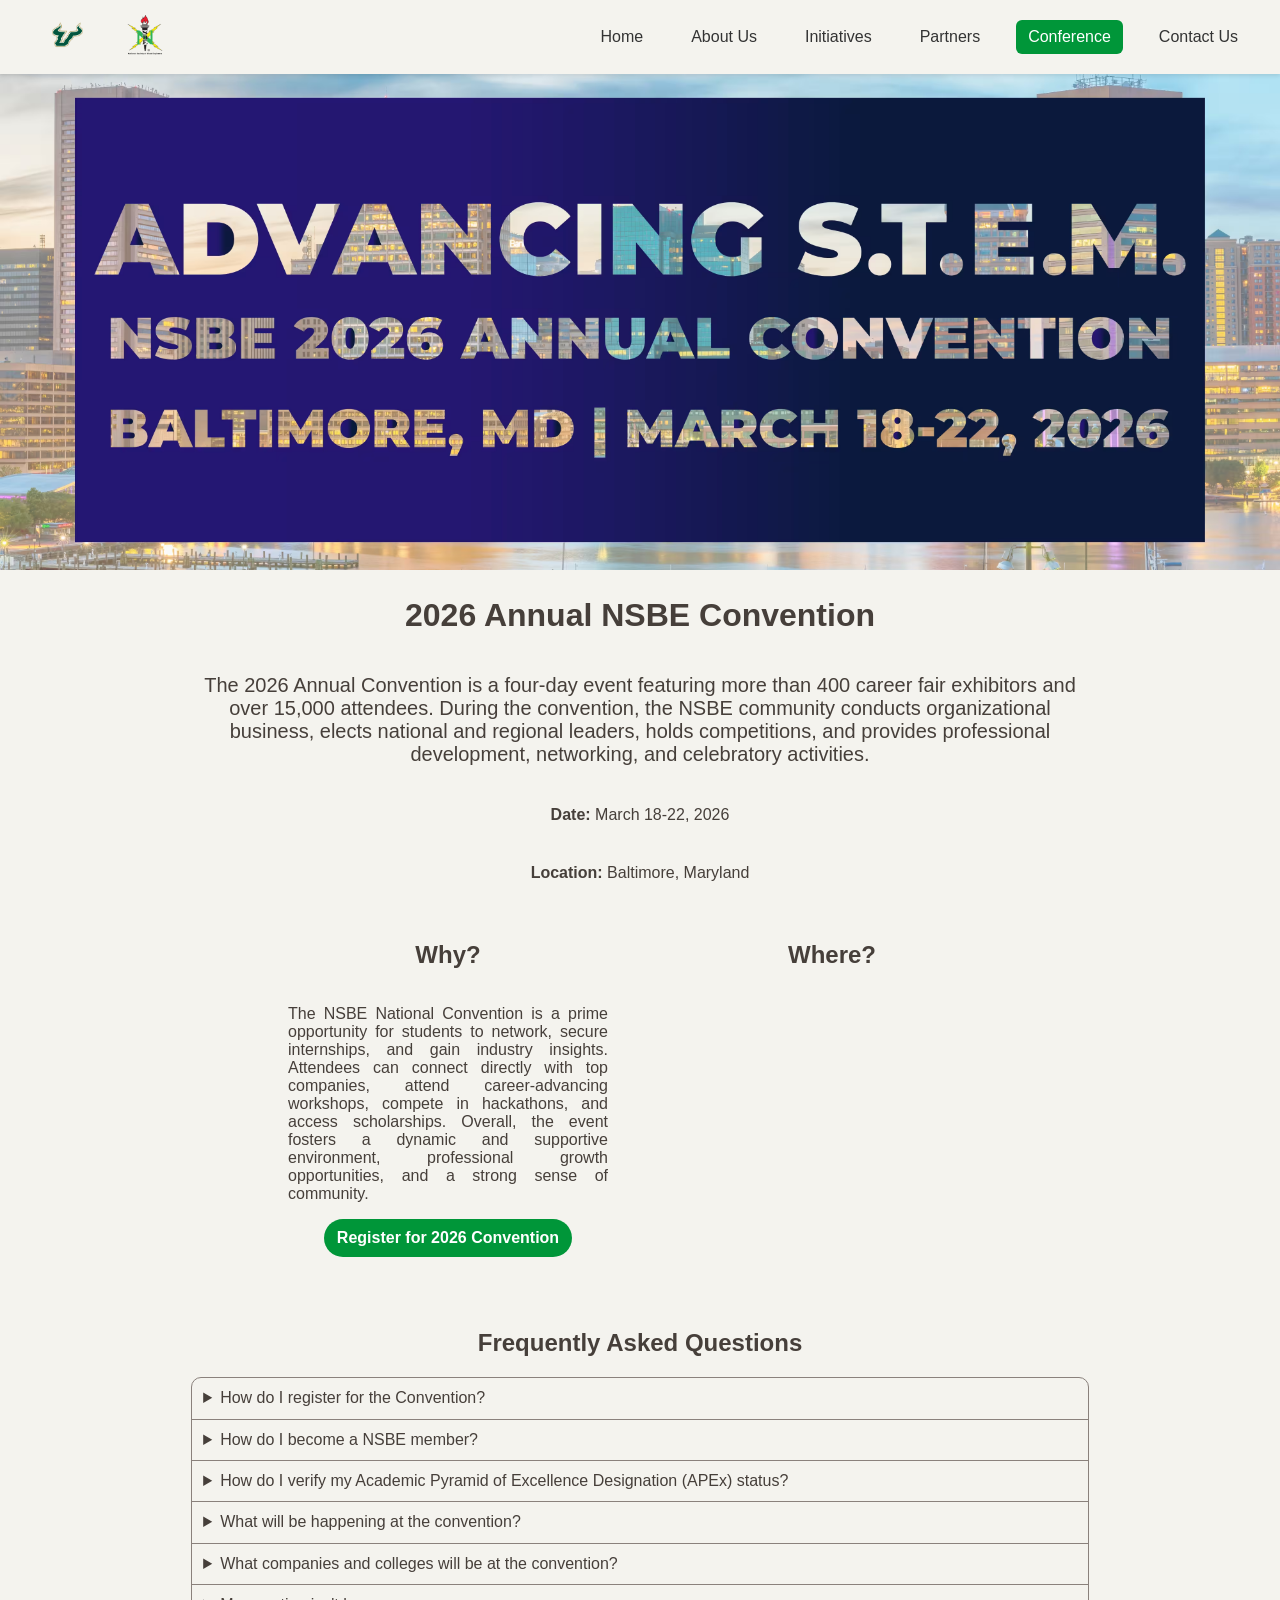
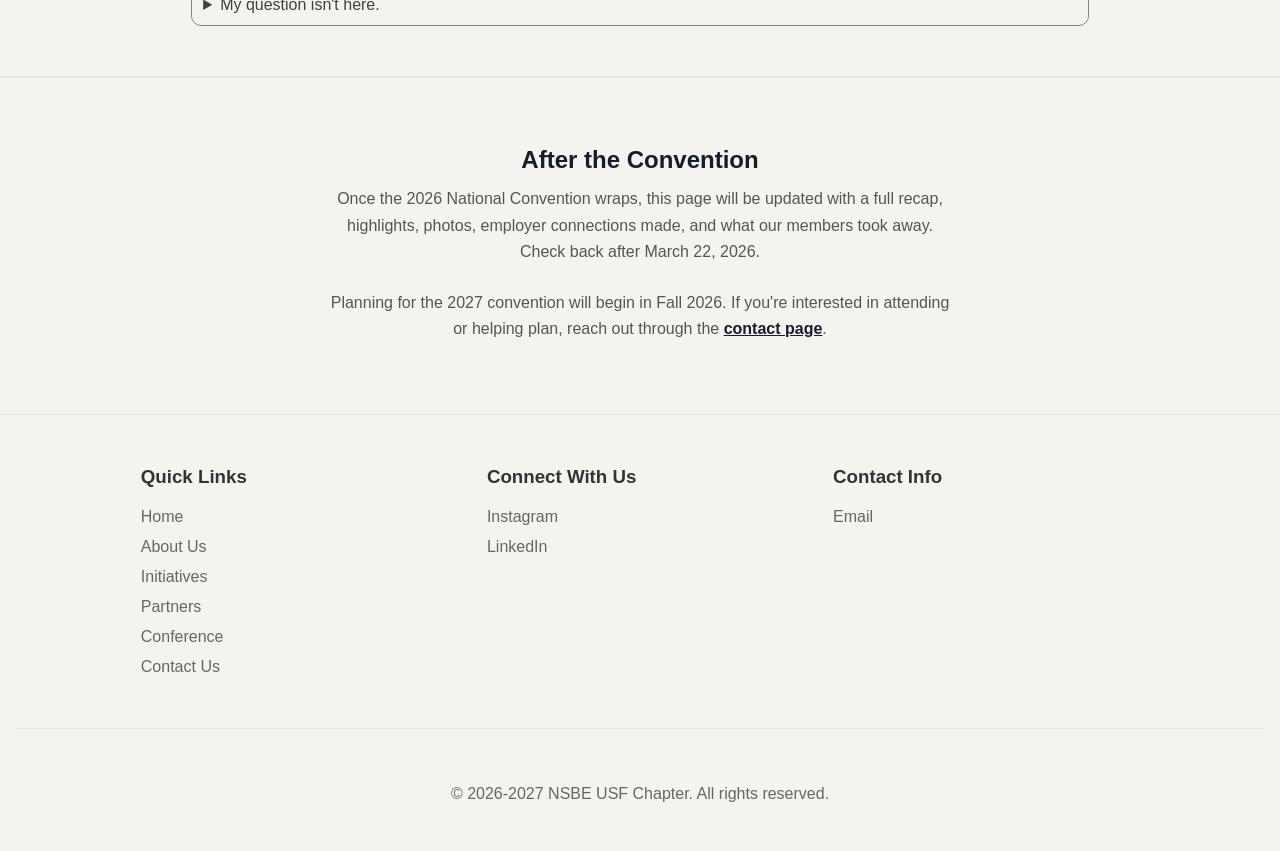
<file: conference/index.html>
<!DOCTYPE html>
<html lang="en">
<head>
    <meta charset="UTF-8">
    <meta name="viewport" content="width=device-width, initial-scale=1.0">
    <meta name="description" content="Join NSBE USF for the 2026 Annual Convention in Baltimore. Network, attend workshops, meet employers, and explore exciting opportunities.">
    <title>Conference | USF NSBE</title>
    <link rel="stylesheet" href="../css/style.css">
    <link rel="stylesheet" href="../css/animations.css">
    <link rel="icon" href="../images/nsbelogo.png">
    <link rel="canonical" href="https://www.usfnsbe.com/conference/">
</head>
<body>

    <header>
        <div class="logo">
            <a href="/"><img src="../images/usflogo.png" alt="USF Logo"></a>
        </div>
        <div class="logo">
            <a href="/"><img src="../images/nsbelogo.png" alt="NSBE Logo"></a>
        </div>
        <nav>
            <ul class="desktop-nav">
                <li><a href="/">Home</a></li>
                <li><a href="/about/">About Us</a></li>
                <li><a href="/initiatives/">Initiatives</a></li>
                <li><a href="/sponsors/">Partners</a></li>
                <li><a href="https://nsbe.org/events/" target="_blank" rel="noopener noreferrer" class="active">Conference</a></li>
                <li><a href="/contact/">Contact Us</a></li>
            </ul>

            <div class="mobile-menu-toggle" id="burgerToggle" role="button" aria-label="Toggle navigation menu" tabindex="0" aria-expanded="false">
                <div class="hamburger-lines">
                    <span class="line line-top"></span>
                    <span class="line line-middle"></span>
                    <span class="line line-bottom"></span>
                </div>
            </div>

            <div class="nav-menu" id="mobileMenu">
                <ul>
                    <li><a href="/">Home</a></li>
                    <li><a href="/about/">About Us</a></li>
                    <li><a href="/initiatives/">Initiatives</a></li>
                    <li><a href="/sponsors/">Partners</a></li>
                    <li><a href="https://nsbe.org/events/" target="_blank" rel="noopener noreferrer" class="active">Conference</a></li>
                    <li><a href="/contact/">Contact Us</a></li>
                </ul>
            </div>
        </nav>
    </header>

    <div class="conference-image-container">
        <picture>
            <source srcset="images/convention-banner.avif" type="image/avif">
            <source srcset="images/convention-banner.webp" type="image/webp">
            <img loading="lazy" src="images/convention-banner.jpg" alt="NSBE 2026 Annual Convention promotional banner in Baltimore">
        </picture>
    </div>

    <!-- Conference Overview -->
    <section class="conference">
        <div class="conference-content">
            <h1>2026 Annual NSBE Convention</h1>
            <p class="heading">The 2026 Annual Convention is a four-day event featuring more than 400 career fair exhibitors and over 15,000 attendees. During the convention, the NSBE community conducts organizational business, elects national and regional leaders, holds competitions, and provides professional development, networking, and celebratory activities.</p>
            <p><strong>Date:</strong> March 18-22, 2026</p>
            <p><strong>Location:</strong> Baltimore, Maryland</p>
        </div>
    </section>

    <!-- Conference Highlights Section -->
    <div class="conference-highlight">
        <div class="conference-highlight-inner-container">
            <h2>Why?</h2>
            <p class="conference-highlight-text">The NSBE National Convention is a prime opportunity for students to network, secure internships, and gain industry insights. Attendees can connect directly with top companies, attend career-advancing workshops, compete in hackathons, and access scholarships. Overall, the event fosters a dynamic and supportive environment, professional growth opportunities, and a strong sense of community.</p>
            <a href="https://member-nsbe-annual-2026.streampoint.com/" class="button" target="_blank" rel="noopener">Register for 2026 Convention</a>
        </div>
        <div class="conference-highlight-inner-container">
            <h2>Where?</h2>
            <iframe class="conference-map" src="https://www.google.com/maps/embed?pb=!1m18!1m12!1m3!1d3088.1044264212196!2d-76.61933152272132!3d39.28588224771928!2m3!1f0!2f0!3f0!3m2!1i1024!2i768!4f13.1!3m3!1m2!1s0x89c80360f5a421a9%3A0xd3299969b90b590d!2sThe%20Baltimore%20Convention%20Center!5e0!3m2!1sen!2sus!4v1752973295286!5m2!1sen!2sus" width="600" height="450" style="border:0;" allowfullscreen="" loading="lazy" referrerpolicy="no-referrer-when-downgrade"></iframe>
        </div>
    </div>

    <!-- FAQs -->
    <section class="faqs">
        <h2 class="faq-heading">Frequently Asked Questions</h2>
        <div class="faq-accordion">
            <div class="faq-accordion-item">
                <details>
                    <summary>How do I register for the Convention?</summary>
                    <p>You can register <a class="faq-link" href="https://member-nsbe-annual-2026.streampoint.com/" target="_blank">here</a>.<br>
                    Check out the registration <a class="faq-link" href="https://convention.nsbe.org/register-for-nsbe2026/#brxe-utceuz" target="_blank">rates</a>.</p>
                </details>
            </div>
            <div class="faq-accordion-item">
                <details>
                    <summary>How do I become a NSBE member?</summary>
                    <p>Fill out the <a class="faq-link" href="https://mynsbe.nsbe.org/s/new-user-registration" target="_blank">registration</a>, select your membership type then follow the prompts.</p>
                </details>
            </div>
            <div class="faq-accordion-item">
                <details>
                    <summary>How do I verify my Academic Pyramid of Excellence Designation (APEx) status?</summary>
                    <p>1. To be an APEx member you must have at least a 3.0 GPA.<br>
                    2. Before proceeding, please verify that you renewed/activated your NSBE <a class="faq-link" href="https://nsbe.org/collegiate/" target="_blank">membership</a> for the year.<br>
                    3. Self report your GPA on your NSBE profile and fill out the GPA collection <a class="faq-link" href="https://nsbe.org/storage/2024/08/GPA_Collection_Form-Collegiate_Members_Updated_24-25_FINAL_1_1.pdf" target="_blank">form</a>.<br>
                    4. Have the form signed by the Office of Registrar and email the form to <a class="faq-link" href="mailto:scholarships@nsbe.org">scholarships@nsbe.org</a>.<br>
                    ** Note: Your GPA must be verified each semester while your APEx status is verified every year. **</p>
                </details>
            </div>
            <div class="faq-accordion-item">
                <details>
                    <summary>What will be happening at the convention?</summary>
                    <p>See the <a class="faq-link" href="https://convention.nsbe.org/wp-content/uploads/2025/02/2025-Annual-Convention-Agenda-at-a-Glance-2.pdf" target="_blank">agenda</a> for the convention.</p>
                </details>
            </div>
            <div class="faq-accordion-item">
                <details>
                    <summary>What companies and colleges will be at the convention?</summary>
                    <p>See the career and college fair list <a class="faq-link" href="https://convention.nsbe.org/career-fair-list/" target="_blank">here</a>.</p>
                </details>
            </div>
            <div class="faq-accordion-item">
                <details>
                    <summary>My question isn't here.</summary>
                    <p>See more FAQs and additional information <a class="faq-link" href="https://convention.nsbe.org/registration-faqs/" target="_blank">here</a>.</p>
                </details>
            </div>
        </div>
    </section>

    <!-- Post-Convention Section -->
    <section class="conference-next" aria-label="What comes after the convention">
        <h2>After the Convention</h2>
        <p>Once the 2026 National Convention wraps, this page will be updated with a full recap, highlights, photos, employer connections made, and what our members took away. Check back after March 22, 2026.</p>
        <p>Planning for the 2027 convention will begin in Fall 2026. If you're interested in attending or helping plan, reach out through the <a href="/contact/" style="color:#1a1a2e; font-weight:600; text-decoration:underline;">contact page</a>.</p>
    </section>

    <!-- Footer -->
    <footer class="modern-footer">
        <div class="footer-container">
            <div class="footer-section">
                <h3>Quick Links</h3>
                <ul>
                    <li><a href="/">Home</a></li>
                    <li><a href="/about/">About Us</a></li>
                    <li><a href="/initiatives/">Initiatives</a></li>
                    <li><a href="/sponsors/">Partners</a></li>
                    <li><a href="https://nsbe.org/events/" target="_blank" rel="noopener noreferrer">Conference</a></li>
                    <li><a href="/contact/">Contact Us</a></li>
                </ul>
            </div>
            
            <div class="footer-section">
                <h3>Connect With Us</h3>
                <div class="social-links">
                    <a href="https://www.instagram.com/usfnsbe" target="_blank" class="social-link">
                        <span>Instagram</span>
                    </a>
                    <a href="https://www.linkedin.com/company/nsbe-usf-chapter" target="_blank" class="social-link">
                        <span>LinkedIn</span>
           
                    </a>
                </div>
            </div>
            <div class="footer-section">
                <h3>Contact Info</h3>
                <div class="contact-details">
                    <a href="mailto:vicepresident.usf.nsbe@gmail.com" target="_blank" class="social-link">
                        <span>Email</span>
                    </a>
                </div>
            </div>
        </div>
        <div class="footer-bottom">
            <p>&copy; 2026-2027 NSBE USF Chapter. All rights reserved.</p>
        </div>
    </footer>
    <script src="/js/menu.js" defer></script>
</body>
</html>
                                                                                                                                                                                                                                                                                                                                                                                                                                                                                                                                                                  
</file>
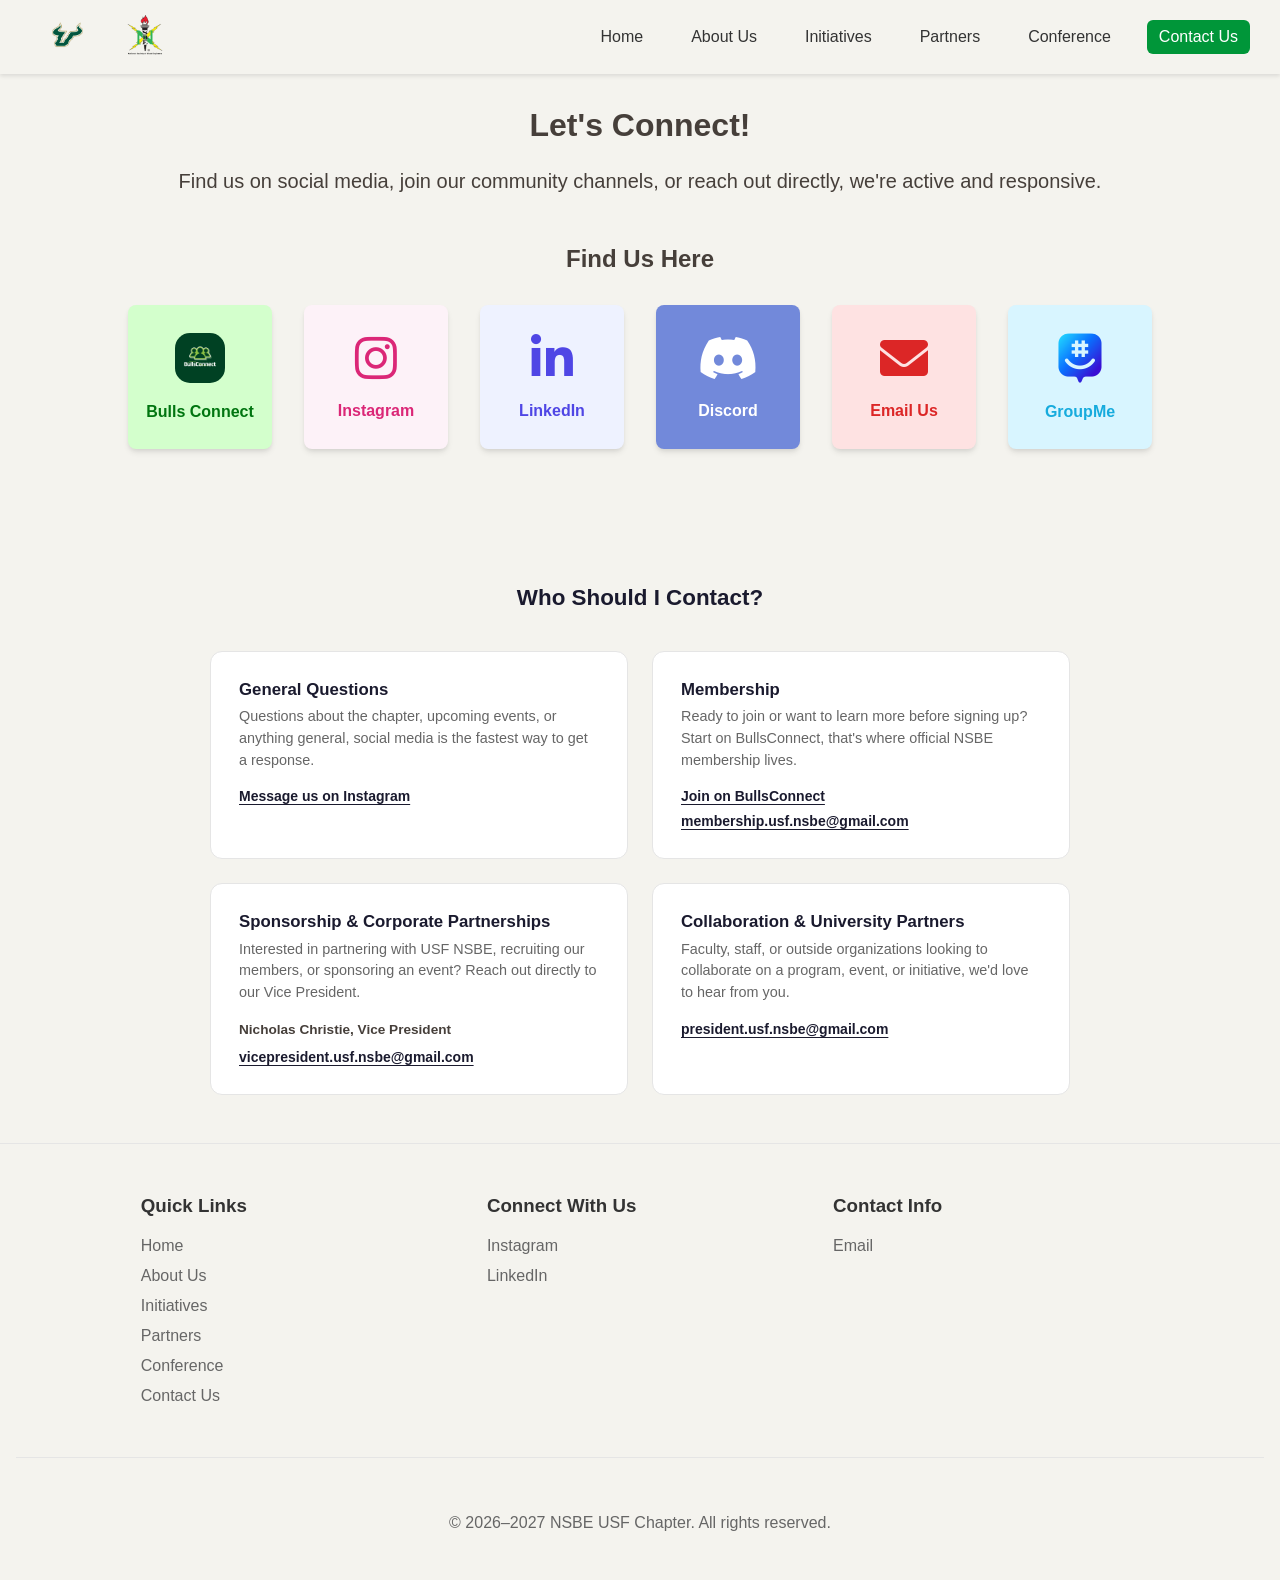
<file: contact/index.html>
<!DOCTYPE html>
<html lang="en">
<head>
    <meta charset="UTF-8">
    <meta name="viewport" content="width=device-width, initial-scale=1.0">
    <meta name="description" content="Connect with USF NSBE chapter through multiple channels including social media, email, and messaging platforms. Get in touch for membership inquiries, collaboration opportunities, and support.">
    <title>Contact Us | USF NSBE</title>
    
    <!-- Essential SEO Meta Tags -->
    <meta name="keywords" content="USF NSBE contact, University of South Florida NSBE, black engineers contact, engineering student organization, Tampa Bay engineering, NSBE chapter contact, student leadership contact">
    <meta name="author" content="USF NSBE Chapter">
    <meta name="robots" content="index, follow">
    
    <!-- Open Graph Tags for Social Media -->
    <meta property="og:title" content="Contact Us | USF NSBE">
    <meta property="og:description" content="Connect with USF NSBE chapter through multiple channels including social media, email, and messaging platforms. Get in touch for membership inquiries, collaboration opportunities, and support.">
    <meta property="og:image" content="https://www.usfnsbe.com/images/nsbelogo.png">
    <meta property="og:url" content="https://www.usfnsbe.com/contact/">
    <meta property="og:type" content="website">
    <meta property="og:site_name" content="USF NSBE">
    
    <link rel="stylesheet" href="../css/style.css">
    <link rel="stylesheet" href="../css/animations.css">
    <link rel="stylesheet" href="https://cdnjs.cloudflare.com/ajax/libs/font-awesome/6.0.0-beta3/css/all.min.css">
    <link rel="icon" href="../images/nsbelogo.png">
    <link rel="canonical" href="https://www.usfnsbe.com/contact/">
</head>
<body>

    <!-- Skip Navigation for Accessibility -->
    <a href="#main-content" class="skip-link">Skip to main content</a>

    <header>
        <div class="logo">
            <a href="/" aria-label="Go to USF NSBE homepage"><img src="../images/usflogo.png" alt="University of South Florida Logo" fetchpriority="high"></a>
        </div>
        <div class="logo">
            <a href="/" aria-label="Go to USF NSBE homepage"><img src="../images/nsbelogo.png" alt="National Society of Black Engineers Logo" fetchpriority="high"></a>
        </div>
        <nav aria-label="Main navigation">
            <ul class="desktop-nav">
                <li><a href="/">Home</a></li>
                <li><a href="/about/">About Us</a></li>
                <li><a href="/initiatives/">Initiatives</a></li>
                <li><a href="/sponsors/">Partners</a></li>
                <li><a href="https://nsbe.org/events/" target="_blank" rel="noopener noreferrer">Conference</a></li>
                <li><a href="/contact/" class="active" aria-current="page">Contact Us</a></li>
            </ul>

            <div class="mobile-menu-toggle" id="burgerToggle" role="button" aria-label="Toggle navigation menu" tabindex="0" aria-expanded="false">
                <div class="hamburger-lines">
                    <span class="line line-top"></span>
                    <span class="line line-middle"></span>
                    <span class="line line-bottom"></span>
                </div>
            </div>

            <div class="nav-menu" id="mobileMenu" aria-hidden="true">
                <ul>
                    <li><a href="/">Home</a></li>
                    <li><a href="/about/">About Us</a></li>
                    <li><a href="/initiatives/">Initiatives</a></li>
                    <li><a href="/sponsors/">Partners</a></li>
                    <li><a href="https://nsbe.org/events/" target="_blank" rel="noopener noreferrer">Conference</a></li>
                    <li><a href="/contact/" class="active" aria-current="page">Contact Us</a></li>
                </ul>
            </div>
        </nav>
    </header>

    <main id="main-content">
        <section class="contacts-section" aria-label="USF NSBE Contact Information">
            <div class="socials-section">
                <div class="contact-title">
                    <h1>Let's Connect!</h1>
                </div>
                <p class="heading">
                    Find us on social media, join our community channels, or reach out directly, we're active and responsive.
                </p>
                <div class="social-links-section">
                    <h2 class="section-title">Find Us Here</h2>
                    <div class="social-grid" role="region" aria-label="Social Media and Contact Links">
                        <a href="https://bullsconnect.usf.edu/NSBE/club_signup" target="_blank" rel="noopener noreferrer"
                        class="social-item bulls-connect" aria-label="Join USF NSBE on BullsConnect">
                            <img src="./images/bullsconnect.jpg" class="bulls-logo social-icon" alt="BullsConnect Logo" loading="lazy">
                            <span class="social-text">Bulls Connect</span>
                        </a>
                        <a href="https://instagram.com/usfnsbe" target="_blank" rel="noopener noreferrer"
                        class="social-item instagram" aria-label="Follow USF NSBE on Instagram">
                            <i class="fab fa-instagram social-icon" aria-hidden="true"></i>
                            <span class="social-text">Instagram</span>
                        </a>
                        <a href="https://www.linkedin.com/company/nsbe-usf-chapter" target="_blank" rel="noopener noreferrer"
                        class="social-item linkedin" aria-label="Connect with USF NSBE on LinkedIn">
                            <i class="fab fa-linkedin-in social-icon" aria-hidden="true"></i>
                            <span class="social-text">LinkedIn</span>
                        </a>
                        <a href="https://discord.gg/qkeNRYNHZX" target="_blank" rel="noopener noreferrer"
                        class="social-item discord" aria-label="Join USF NSBE Discord Server">
                            <i class="fab fa-discord social-icon" aria-hidden="true"></i>
                            <span class="social-text">Discord</span>
                        </a>
                        <a href="mailto:vicepresident.usf.nsbe@gmail.com"
                        class="social-item email" aria-label="Email USF NSBE chapter">
                            <i class="fas fa-envelope social-icon" aria-hidden="true"></i>
                            <span class="social-text">Email Us</span>
                        </a>
                        <a href="https://groupme.com/join_group/19932502/5yTZWx" target="_blank" rel="noopener noreferrer"
                        class="social-item groupme" aria-label="Join USF NSBE GroupMe">
                            <img src="./images/groupme.png" class="groupme-logo social-icon" alt="GroupMe Logo" loading="lazy">
                            <span class="social-text">GroupMe</span>
                        </a>
                    </div>
                </div>
            </div>
        </section>

        <!-- Inquiry Type Sections -->
        <section aria-label="Contact by inquiry type">
            <h2 style="text-align:center; margin: 2.5rem 0 0; font-size:1.4rem; color:#1a1a2e;">Who Should I Contact?</h2>
            <div class="inquiry-sections">
                <div class="inquiry-card">
                    <h3>General Questions</h3>
                    <p>Questions about the chapter, upcoming events, or anything general, social media is the fastest way to get a response.</p>
                    <a href="https://instagram.com/usfnsbe" target="_blank" rel="noopener noreferrer" class="inquiry-link" aria-label="Message us on Instagram">Message us on Instagram</a>
                </div>
                <div class="inquiry-card">
                    <h3>Membership</h3>
                    <p>Ready to join or want to learn more before signing up? Start on BullsConnect, that's where official NSBE membership lives.</p>
                    <a href="https://bullsconnect.usf.edu/NSBE/club_signup" target="_blank" rel="noopener noreferrer" class="inquiry-link" aria-label="Join on BullsConnect">Join on BullsConnect</a>
                    <a href="mailto:membership.usf.nsbe@gmail.com" class="inquiry-link" aria-label="Email membership chair" style="margin-top:0.5rem;">membership.usf.nsbe@gmail.com</a>
                </div>
                <div class="inquiry-card">
                    <h3>Sponsorship &amp; Corporate Partnerships</h3>
                    <p>Interested in partnering with USF NSBE, recruiting our members, or sponsoring an event? Reach out directly to our Vice President.</p>
                    <p class="contact-name">Nicholas Christie, Vice President</p>
                    <a href="mailto:vicepresident.usf.nsbe@gmail.com" class="inquiry-link" aria-label="Email Nicholas Christie for sponsorship">vicepresident.usf.nsbe@gmail.com</a>
                </div>
                <div class="inquiry-card">
                    <h3>Collaboration &amp; University Partners</h3>
                    <p>Faculty, staff, or outside organizations looking to collaborate on a program, event, or initiative, we'd love to hear from you.</p>
                    <a href="mailto:president.usf.nsbe@gmail.com" class="inquiry-link" aria-label="Email the president about collaborations">president.usf.nsbe@gmail.com</a>
                </div>
            </div>
        </section>
    </main>

    <footer class="modern-footer">
        <div class="footer-container">
            <div class="footer-section">
                <h3>Quick Links</h3>
                <ul>
                    <li><a href="/">Home</a></li>
                    <li><a href="/about/">About Us</a></li>
                    <li><a href="/initiatives/">Initiatives</a></li>
                    <li><a href="/sponsors/">Partners</a></li>
                    <li><a href="https://nsbe.org/events/" target="_blank" rel="noopener noreferrer">Conference</a></li>
                    <li><a href="/contact/" class="active" aria-current="page">Contact Us</a></li>
                </ul>
            </div>
            <div class="footer-section">
                <h3>Connect With Us</h3>
                <div class="social-links">
                    <a href="https://www.instagram.com/usfnsbe" target="_blank" rel="noopener noreferrer" class="social-link" aria-label="Follow us on Instagram">
                        <span>Instagram</span>
                    </a>
                    <a href="https://www.linkedin.com/company/nsbe-usf-chapter" target="_blank" rel="noopener noreferrer" class="social-link" aria-label="Connect with us on LinkedIn">
                        <span>LinkedIn</span>
                    </a>
                </div>
            </div>
            <div class="footer-section">
                <h3>Contact Info</h3>
                <div class="contact-details">
                    <a href="mailto:vicepresident.usf.nsbe@gmail.com" target="_blank" rel="noopener noreferrer" class="social-link" aria-label="Email us">
                        <span>Email</span>
                    </a>
                </div>
            </div>
        </div>
        <div class="footer-bottom">
            <p>&copy; 2026&ndash;2027 NSBE USF Chapter. All rights reserved.</p>
        </div>
    </footer>
    <script src="/js/menu.js" defer></script>
</body>
</html>
</file>
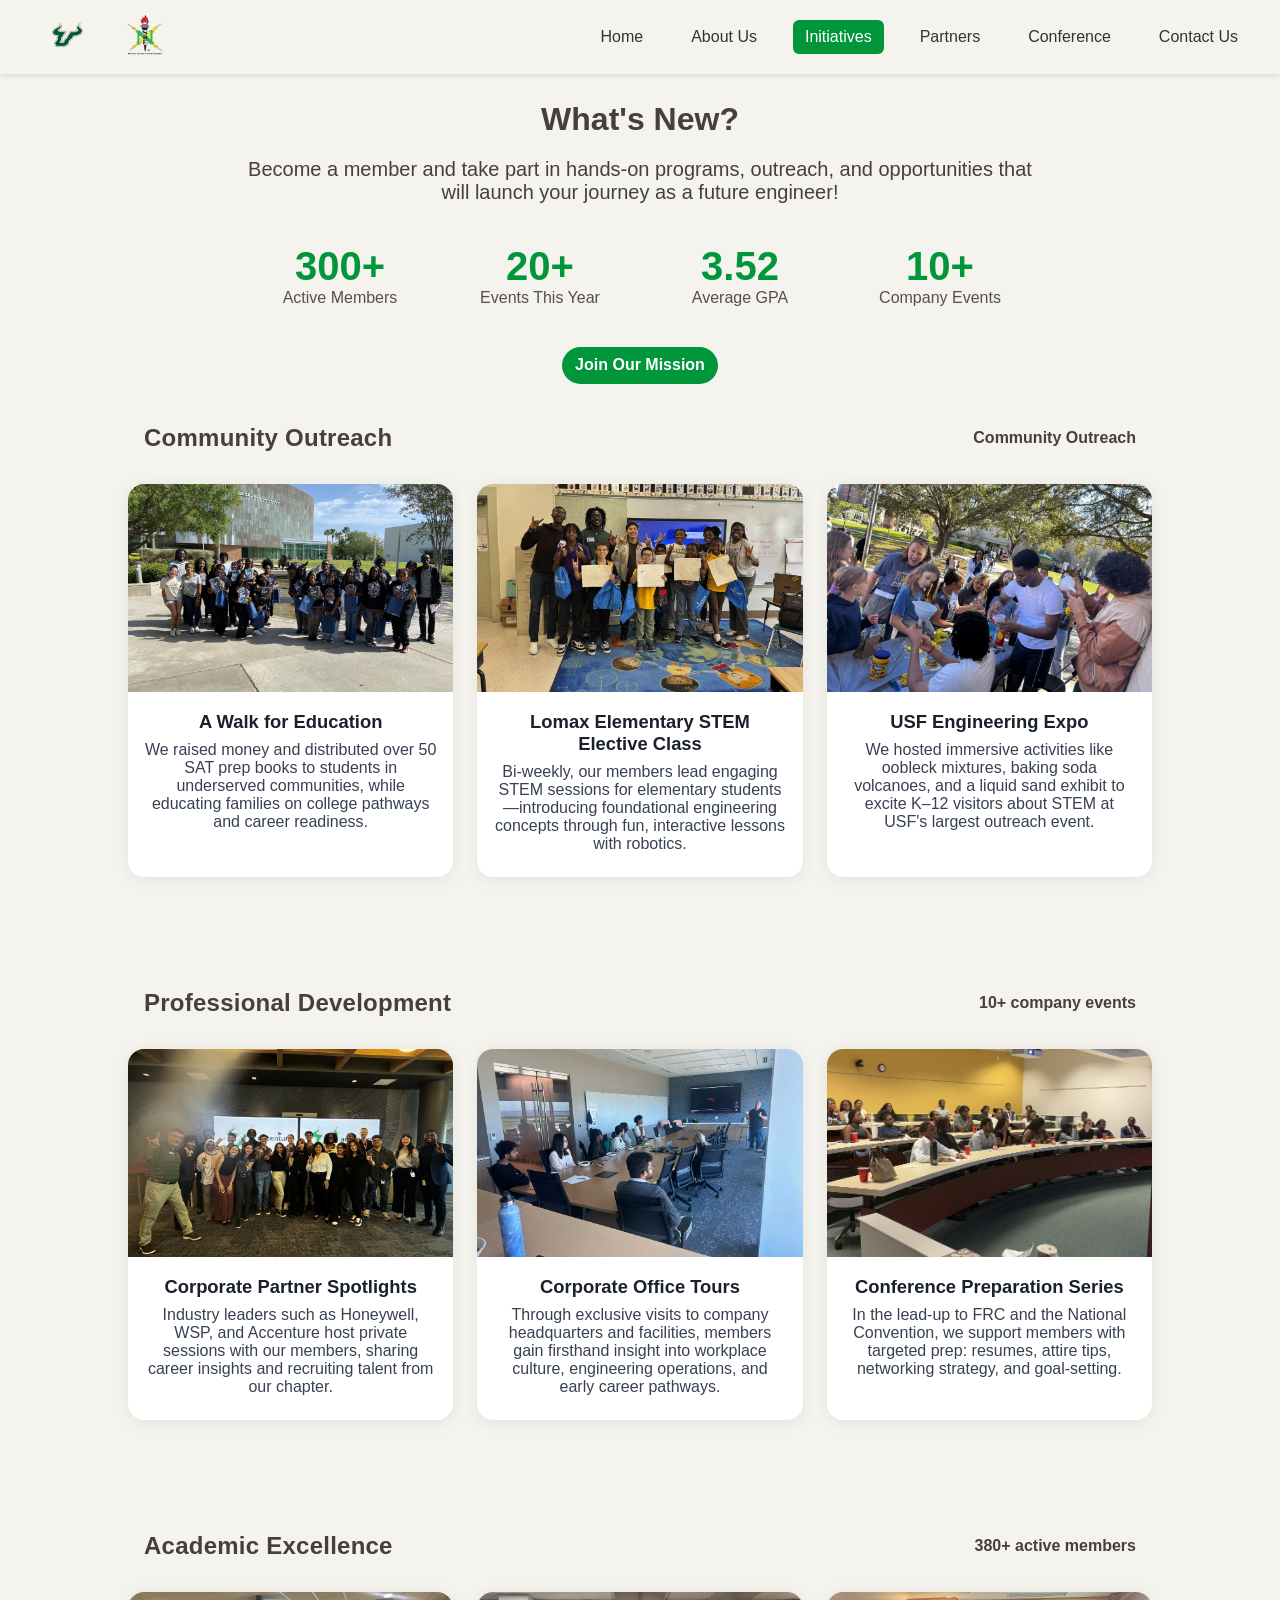
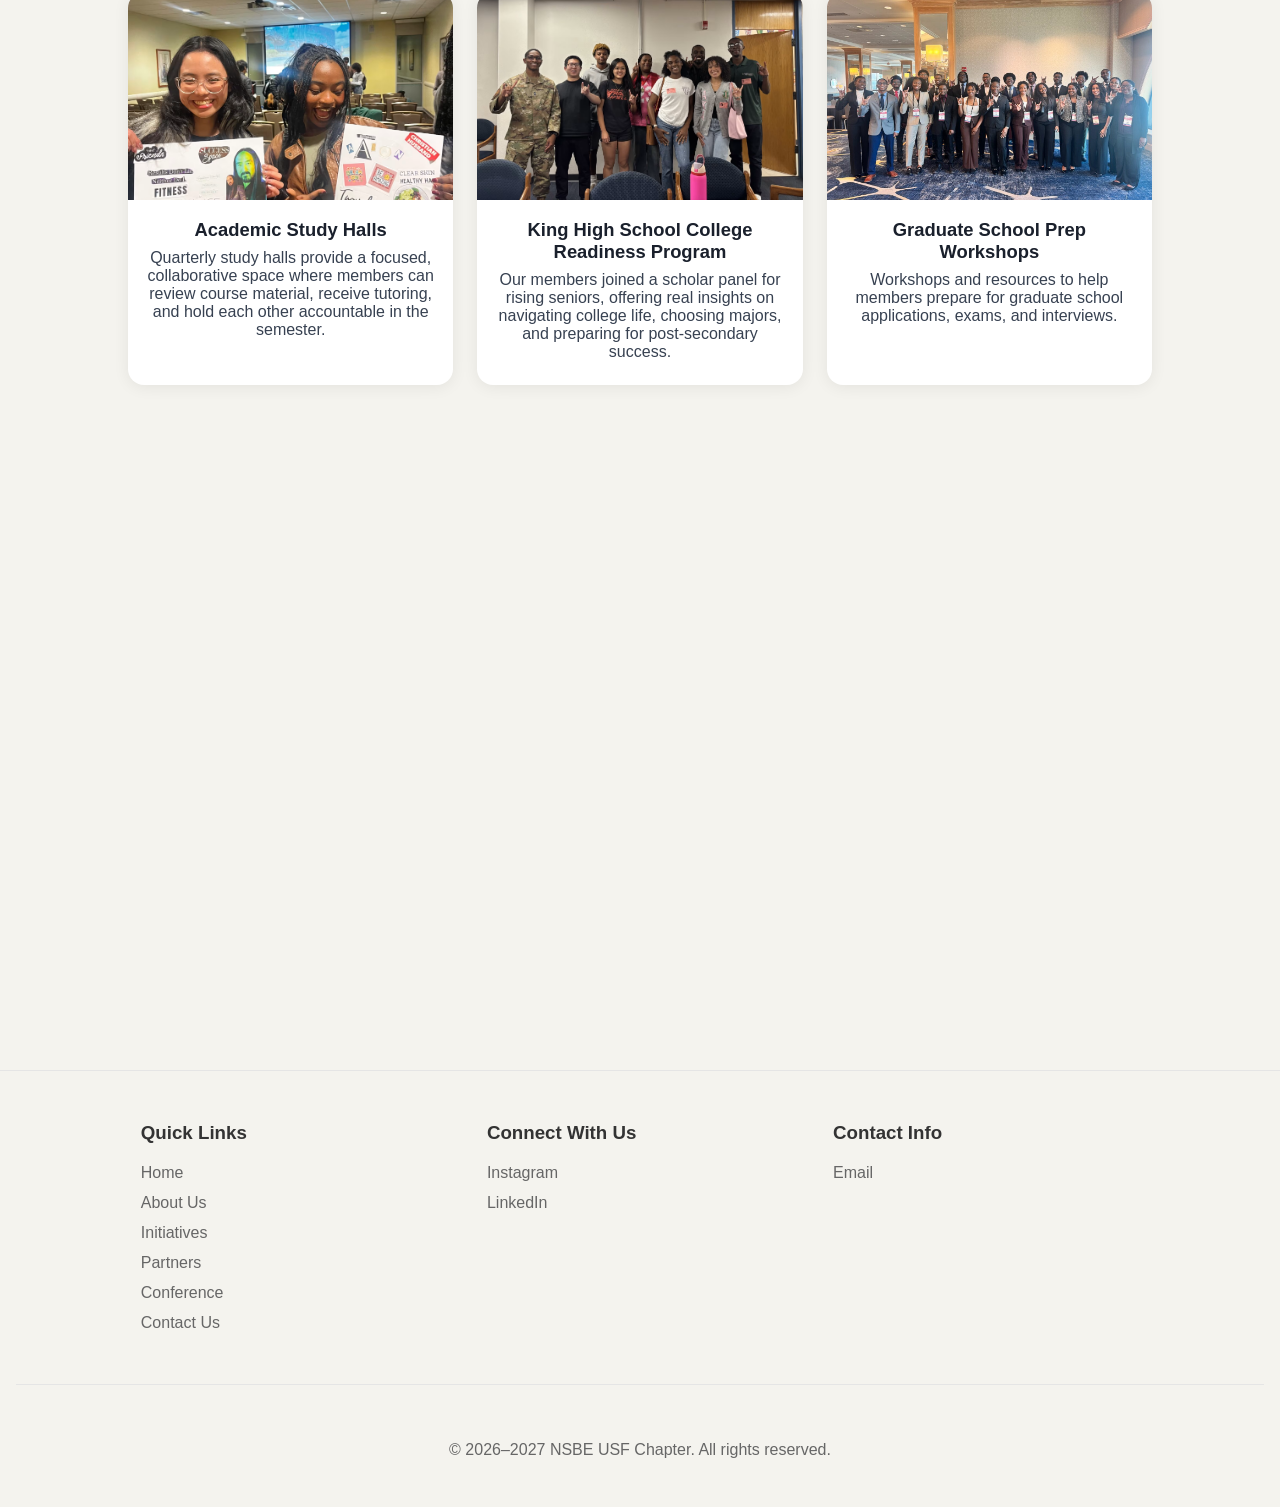
<file: initiatives/index.html>
<!DOCTYPE html>
<html lang="en">
<head>
    <meta charset="UTF-8">
    <meta name="viewport" content="width=device-width, initial-scale=1.0">
    <meta name="description" content="Explore USF NSBE's impactful initiatives including community outreach, professional development, academic excellence, and environmental service programs for engineering students.">
    <title>Initiatives | USF NSBE</title>
    
    <!-- Essential SEO Meta Tags -->
    <meta name="keywords" content="USF NSBE initiatives, engineering student programs, STEM outreach, professional development, academic excellence, community service, engineering education, black engineers, Tampa Bay engineering">
    <meta name="author" content="USF NSBE Chapter">
    <meta name="robots" content="index, follow">
    
    <!-- Open Graph Tags for Social Media -->
    <meta property="og:title" content="Initiatives | USF NSBE">
    <meta property="og:description" content="Explore USF NSBE's impactful initiatives including community outreach, professional development, academic excellence, and environmental service programs for engineering students.">
    <meta property="og:image" content="https://www.usfnsbe.com/images/nsbelogo.png">
    <meta property="og:url" content="https://www.usfnsbe.com/initiatives/">
    <meta property="og:type" content="website">
    <meta property="og:site_name" content="USF NSBE">
    
    <link rel="stylesheet" href="../css/style.css">
    <link rel="stylesheet" href="../css/animations.css">
    <link rel="icon" href="../images/nsbelogo.png">
    <link rel="canonical" href="https://www.usfnsbe.com/initiatives/">
</head>
<body>

    <!-- Skip Navigation for Accessibility -->
    <a href="#main-content" class="skip-link">Skip to main content</a>

    <header>
        <div class="logo">
            <a href="/" aria-label="Go to USF NSBE homepage"><img src="../images/usflogo.png" alt="University of South Florida Logo" fetchpriority="high"></a>
        </div>
        <div class="logo">
            <a href="/" aria-label="Go to USF NSBE homepage"><img src="../images/nsbelogo.png" alt="National Society of Black Engineers Logo" fetchpriority="high"></a>
        </div>
        <nav aria-label="Main navigation">
            <ul class="desktop-nav">
                <li><a href="/">Home</a></li>
                <li><a href="/about/">About Us</a></li>
                <li><a href="/initiatives/" class="active" aria-current="page">Initiatives</a></li>
                <li><a href="/sponsors/">Partners</a></li>
                <li><a href="https://nsbe.org/events/" target="_blank" rel="noopener noreferrer">Conference</a></li>
                <li><a href="/contact/">Contact Us</a></li>
            </ul>

            <div class="mobile-menu-toggle" id="burgerToggle" role="button" aria-label="Toggle navigation menu" tabindex="0" aria-expanded="false">
                <div class="hamburger-lines">
                    <span class="line line-top"></span>
                    <span class="line line-middle"></span>
                    <span class="line line-bottom"></span>
                </div>
            </div>

            <div class="nav-menu" id="mobileMenu" aria-hidden="true">
                <ul>
                    <li><a href="/">Home</a></li>
                    <li><a href="/about/">About Us</a></li>
                    <li><a href="/initiatives/" class="active" aria-current="page">Initiatives</a></li>
                    <li><a href="/sponsors/">Partners</a></li>
                    <li><a href="https://nsbe.org/events/" target="_blank" rel="noopener noreferrer">Conference</a></li>
                    <li><a href="/contact/">Contact Us</a></li>
                </ul>
            </div>
        </nav>
    </header>
    
    <!-- Hero Section -->
    <main id="main-content">
        <section class="wwad">
            <div class="wwad-container">
                <div class="sponsor-content">
                    <h1>What's New?</h1>
                    <p class="heading">Become a member and take part in hands-on programs, outreach, and opportunities that will launch your journey as a future engineer!</p>
                    <div class="wwad-content">
                        <div class="stats-row" role="region" aria-label="Chapter Impact Statistics">
                            <div class="stat-item">
                                <span class="stat-number" aria-label="Over 300">300+</span>
                                <span class="stat-label">Active Members</span>
                            </div>
                            <div class="stat-item">
                                <span class="stat-number" aria-label="20">20+</span>
                                <span class="stat-label">Events This Year</span>
                            </div>
                            <div class="stat-item">
                                <span class="stat-number" aria-label="3 point 52">3.52</span>
                                <span class="stat-label">Average GPA</span>
                            </div>
                            <div class="stat-item">
                                <span class="stat-number" aria-label="Over 10">10+</span>
                                <span class="stat-label">Company Events</span>
                            </div>
                        </div> 
                        <a href="https://bullsconnect.usf.edu/NSBE/club_signup" target="_blank" rel="noopener noreferrer" class="button" aria-label="Join USF NSBE on BullsConnect">Join Our Mission</a>
                    </div>
                </div>
            </div>
        
            <section class="featured-initiatives" aria-label="USF NSBE Programs and Initiatives">
                <div class="category-section outreach">
                    <div class="category-header">
                        <h2>Community Outreach</h2>
                        <span class="category-stat">Community Outreach</span>
                    </div>
                    <div class="featured-initiatives-grid" role="region" aria-label="Community Outreach Programs">
                        <article class="featured-initiative-card">
                            <img loading="lazy" src="./images/AWFE.avif" alt="A Walk for Education - USF NSBE members distributing SAT prep books to underserved communities" fetchpriority="high">
                            <div class="featured-initiative-content">
                                <h3>A Walk for Education</h3>
                                <p>We raised money and distributed over 50 SAT prep books to students in underserved communities, while educating families on college pathways and career readiness.</p>
                            </div>
                        </article>
                        <article class="featured-initiative-card">
                            <img loading="lazy" src="../images/eboard_2.jpg" alt="Lomax Elementary STEM Elective Class - USF NSBE members teaching robotics to elementary students" fetchpriority="high">
                            <div class="featured-initiative-content">
                                <h3>Lomax Elementary STEM Elective Class</h3>
                                <p>Bi-weekly, our members lead engaging STEM sessions for elementary students—introducing foundational engineering concepts through fun, interactive lessons with robotics.</p>
                            </div>
                        </article>
                        
                        <article class="featured-initiative-card">
                            <img loading="lazy" src="./images/Expo.avif" alt="USF Engineering Expo - NSBE members demonstrating STEM activities including oobleck mixtures and baking soda volcanoes" fetchpriority="high">
                            <div class="featured-initiative-content">
                                <h3>USF Engineering Expo</h3>
                                <p>We hosted immersive activities like oobleck mixtures, baking soda volcanoes, and a liquid sand exhibit to excite K–12 visitors about STEM at USF's largest outreach event.</p>
                            </div>
                        </article>
                    </div>
                </div>
                
                <!-- Professional Development -->
                <div class="category-section professional">
                    <div class="category-header">
                        <h2>Professional Development</h2>
                        <span class="category-stat">10+ company events</span>
                    </div>
                    <div class="featured-initiatives-grid" role="region" aria-label="Professional Development Programs">
                        <article class="featured-initiative-card">
                            <img loading="lazy" src="./images/OfficeVisit.avif" alt="Corporate Partner Spotlights - Industry leaders from Honeywell, WSP, and Accenture hosting private sessions with NSBE members" fetchpriority="high">
                            <div class="featured-initiative-content">
                                <h3>Corporate Partner Spotlights</h3>
                                <p>Industry leaders such as Honeywell, WSP, and Accenture host private sessions with our members, sharing career insights and recruiting talent from our chapter.</p>
                            </div>
                        </article>
                        <article class="featured-initiative-card">
                            <img loading="lazy" src="./images/WSP.avif" alt="Corporate Office Tours - USF NSBE members visiting company headquarters and facilities" fetchpriority="high">
                            <div class="featured-initiative-content">
                                <h3>Corporate Office Tours</h3>
                                <p>Through exclusive visits to company headquarters and facilities, members gain firsthand insight into workplace culture, engineering operations, and early career pathways.</p>
                            </div>
                        </article>
                        <article class="featured-initiative-card">
                            <img loading="lazy" src="./images/ConferencePrep.avif" alt="Conference Preparation Series - NSBE members preparing for FRC and National Convention with resume and networking workshops" fetchpriority="high">
                            <div class="featured-initiative-content">
                                <h3>Conference Preparation Series</h3>
                                <p>In the lead-up to FRC and the National Convention, we support members with targeted prep: resumes, attire tips, networking strategy, and goal-setting.</p>
                            </div>
                        </article>
                    </div>
                </div>
                
                <!-- Academic Excellence -->
                <div class="category-section academic">
                    <div class="category-header">
                        <h2>Academic Excellence</h2>
                        <span class="category-stat">380+ active members</span>
                    </div>
                    <div class="featured-initiatives-grid" role="region" aria-label="Academic Excellence Programs">
                        <article class="featured-initiative-card">
                            <img loading="lazy" src="./images/AcademicSuccess.avif" alt="Academic Study Halls - USF NSBE members collaborating in focused study sessions" fetchpriority="high">
                            <div class="featured-initiative-content">
                                <h3>Academic Study Halls</h3>
                                <p>Quarterly study halls provide a focused, collaborative space where members can review course material, receive tutoring, and hold each other accountable in the semester.</p>
                            </div>
                        </article>
                        <article class="featured-initiative-card">
                            <img loading="lazy" src="./images/Panel2.avif" alt="King High School College Readiness Program - USF NSBE members participating in scholar panel for rising seniors" fetchpriority="high">
                            <div class="featured-initiative-content">
                                <h3>King High School College Readiness Program</h3>
                                <p>Our members joined a scholar panel for rising seniors, offering real insights on navigating college life, choosing majors, and preparing for post-secondary success.</p>
                            </div>
                        </article>
                        <article class="featured-initiative-card">
                            <img loading="lazy" src="../images/eboard_1.jpg" alt="Graduate School Prep Workshops - USF NSBE members preparing for graduate school applications and interviews" fetchpriority="high">
                            <div class="featured-initiative-content">
                                <h3>Graduate School Prep Workshops</h3>
                                <p>Workshops and resources to help members prepare for graduate school applications, exams, and interviews.</p>
                            </div>
                        </article>
                    </div>
                </div>
                
                <!-- Environmental & Service -->
                <div class="category-section service">
                    <div class="category-header">
                        <h2>Environmental & Service</h2>
                        <span class="category-stat">Multiple service projects yearly</span>
                    </div>
                    <div class="featured-initiatives-grid" role="region" aria-label="Environmental and Service Projects">
                        <article class="featured-initiative-card">
                            <img loading="lazy" src="./images/BeachCleanup.avif" alt="Sunset Beach Clean-Up - USF NSBE members participating in coastal cleanup at Sunset Beach" fetchpriority="high">
                            <div class="featured-initiative-content">
                                <h3>Sunset Beach Clean-Up</h3>
                                <p>Our chapter rolled up our sleeves for a coastal cleanup at Sunset Beach, demonstrating our commitment to environmental stewardship and public service.</p>
                            </div>
                        </article>
                        <article class="featured-initiative-card">
                            <img loading="lazy" src="./images/MM.avif" alt="Volunteer Day with Metropolitan Ministries - USF NSBE members serving meals and sorting clothing donations" fetchpriority="high">
                            <div class="featured-initiative-content">
                                <h3>Volunteer Day with Metropolitan Ministries</h3>
                                <p>USF NSBE members volunteered with Metropolitan Ministries—serving meals, sorting through clothing donations, and bringing care to families in need.</p>
                            </div>
                        </article>
                    </div>
                </div>
            </section>
        </section>
    </main>

    <footer class="modern-footer">
        <div class="footer-container">
            <div class="footer-section">
                <h3>Quick Links</h3>
                <ul>
                    <li><a href="/">Home</a></li>
                    <li><a href="/about/">About Us</a></li>
                    <li><a href="/initiatives/">Initiatives</a></li>
                    <li><a href="/sponsors/">Partners</a></li>
                    <li><a href="https://nsbe.org/events/" target="_blank" rel="noopener noreferrer">Conference</a></li>
                    <li><a href="/contact/">Contact Us</a></li>
                </ul>
            </div>
            
            <div class="footer-section">
                <h3>Connect With Us</h3>
                <div class="social-links">
                    <a href="https://www.instagram.com/usfnsbe" target="_blank" rel="noopener noreferrer" class="social-link" aria-label="Follow us on Instagram">
                        <span>Instagram</span>
                    </a>
                    <a href="https://www.linkedin.com/company/nsbe-usf-chapter" target="_blank" rel="noopener noreferrer" class="social-link" aria-label="Connect with us on LinkedIn">
                        <span>LinkedIn</span>
                    </a>
                </div>
            </div>
    
            <div class="footer-section">
                <h3>Contact Info</h3>
                <div class="contact-details">
                    <a href="mailto:vicepresident.usf.nsbe@gmail.com" target="_blank" rel="noopener noreferrer" class="social-link" aria-label="Email us">
                        <span>Email</span>
                    </a>
                </div>
            </div>
        </div>
        <div class="footer-bottom">
            <p>&copy; 2026&ndash;2027 NSBE USF Chapter. All rights reserved.</p>
        </div>
    </footer>
    <script src="/js/menu.js" defer></script>
</body>
</html>
</file>
<file: css/style.css>
@import url('https://fonts.googleapis.com/css2?family=Inter:wght@400;500;600;700&display=swap');

/* General Styles */
html {
    font-size: 16px;
}

p {
    font-size: 1rem;
}

h1 {
    font-size: 2rem;
}

h2 {
    font-size: 1.5rem;
}

body {
    margin: 0;
    padding: 0;
    font-family: 'Roboto', -apple-system, BlinkMacSystemFont, 'Segoe UI', 'Oxygen', 'Ubuntu', 'Cantarell', 'Fira Sans', 'Droid Sans', 'Helvetica Neue', sans-serif;
    color: #463F3A;
    background-color: #F4F3EE;
}

a {
    text-decoration: none;
    color: #463F3A;
}

.heading{
    font-size: 1.25rem;
    text-align: center;
}

/* Accessibility - Skip Link */
.skip-link {
    position: absolute;
    width: 1px;
    height: 1px;
    padding: 0;
    margin: -1px;
    overflow: hidden;
    clip: rect(0, 0, 0, 0);
    white-space: nowrap;
    border: 0;
}

.skip-link:focus {
    position: fixed;
    top: 6px;
    left: 6px;
    width: auto;
    height: auto;
    padding: 8px 12px;
    margin: 0;
    overflow: visible;
    clip: auto;
    white-space: normal;
    background: #333;
    color: white;
    text-decoration: none;
    border-radius: 4px;
    z-index: 9999;
}


/* Header */
header {
    display: flex;
    align-items: center;
    padding: 15px 30px;
    background-color: #F4F3EE;
    box-shadow: 0 2px 4px rgba(0,0,0,0.1);
    width: 100%;
    box-sizing: border-box;
    position: fixed;
    top: 0;
    left: 0;
    z-index: 100;
}


.logo img {
    height: 40px;
    margin-right: 20px;
}

nav {
    margin-left: auto;
}

nav ul {
    list-style: none;
    display: flex;
    margin: 0;
    padding: 0;
}

nav li {
    display: flex;
    align-items: center;
}

nav a {
    text-decoration: none;
    color: #333; /* Dark gray for text */
    font-weight: 500;
    padding: 8px 12px;
    border-radius: 4px;
    transition: all 0.3s ease;
}

nav a:hover, nav a.active {
    background-color: #333; /* Dark gray for hover/active state */
    color: #fff;
}

/* Desktop Navigation Links */
.desktop-nav {
    display: none; /* hidden by default */
    gap: 1.5rem; /* space-x-6 */
}

.desktop-nav a {
    border-radius: 0.375rem; /* rounded-md */
    padding: 0.5rem 0.75rem; /* px-3 py-2 */
    transition: background-color 0.3s ease; /* transition duration-300 */
}

 /* Mobile Burger Menu Icon */
.mobile-menu-toggle {
    display: flex; /* flex */
    flex-direction: column;
    justify-content: space-between;
    width: 2rem; /* w-8 */
    height: 1.5rem; /* h-6 */
    cursor: pointer;
    z-index: 50; /* z-50 */
    touch-action: manipulation; /* eliminates iOS 300ms tap delay */
}

.hamburger-lines .line {
    display: block;
    height: 0.25rem; /* h-1 */
    background-color: #009639; /* bg-white */
    border-radius: 100px; /* rounded-full */
    margin: 3px;
    transition: all 0.3s ease-in-out;
}

/* Transform lines when menu is open */
.mobile-menu-toggle.menu-open .line-top {
    transform: translateY(8.5px) rotate(45deg);
}
.mobile-menu-toggle.menu-open .line-middle {
    opacity: 0;
}
.mobile-menu-toggle.menu-open .line-bottom {
    transform: translateY(-5px) rotate(-45deg);
}

/* Mobile Navigation Menu */
.nav-menu {
    position: fixed;
    top: 4.5rem;
    right: 0;
    width: 12rem;
    color: #0e2a17;
    background-color: #F4F3EE;
    box-shadow: -4px 0 6px -1px rgba(0, 0, 0, 0.1), -2px 0 4px -1px rgba(0, 0, 0, 0.06);
    transform: translateX(100%);
    transition: transform 0.3s ease-in-out;
    z-index: 40;
    padding: 0.5rem;
    display: flex;
    pointer-events: none; /* prevent phantom touches when off-screen */
    gap: 1rem;
    border-top-left-radius: 0.5rem;
    border-bottom-left-radius: 0.5rem;
}

/* Slide in + re-enable touch when open */
.nav-menu.menu-open {
    pointer-events: auto;
}

/* Slide in menu when menu is open */
.nav-menu.menu-open {
    transform: translateX(0);
}

.nav-menu a {
    border-radius: 0.375rem;
    padding: 0.5rem 1rem;
    color: #0e2a17;
    font-weight: 600;
    transition: background-color 0.3s ease, color 0.3s ease;
}

.nav-menu a:hover {
    background-color: #009639;
    color: #fff;
}

@media (min-width: 1130px) { /* md breakpoint */
    .desktop-nav {
        display: flex; /* Show desktop nav */
    }
    .mobile-menu-toggle {
        display: none; /* Hide burger icon */
    }
    .nav-menu {
        /* Hide mobile menu on desktop */
        display: none;
    }
    .main-content {
        padding: 2rem; /* Adjust for larger screens */
    }
}
/* Mobile Burger Menu Icon END*/
/* Header End */


/* Highlights Section */
.highlights {
    display: flex;
    justify-content: space-around;
    height: 30%;
    padding: 50px 20px;
}

.highlight {
    width: 25%;
    padding: 20px;
    text-align: center;
    background-color: #d3cfc6;
    border-radius: 15px;
}
.highlight h2{
    margin: 10px 0px;
}

@media (max-width: 800px) {
    .highlights {
        height: auto;
        margin-bottom: 30px;
    }
}

/* Frontpage Carousel Start */
.swiper {
    width: 40rem;
    height: 22rem;
    border-radius: 0.75rem;
    box-shadow: 0 20px 25px -5px rgba(0,0,0,0.1), 0 10px 10px -5px rgba(0,0,0,0.04);
}

@media (max-width: 800px) {
    .swiper {
        width: 100%;
        height: 15rem;
    }

    .swiper-slide img {
        width: 100%;
        height: 100%;
        object-fit: cover; 
    }
}

.highlight-image {
    width: 100%;
    height: 100%;
    object-fit: cover;
}

.swiper-button-next,
.swiper-button-prev {
    color: #009639 !important;
}

.swiper-pagination-bullet {
    background-color: var(--color-carousel-pagination); 
}

.swiper-pagination-bullet-active {
    background-color: #009639 !important; 
    opacity: 1;
}   

/* Frontpage Carousel End */

/* Hero Section */
.hero {
    background-size: cover;
    background-position: center;
    padding: 0px 20px;
    margin: auto;
    text-align: center;
    width: 80%;
}

.button {
    display: inline-block;
    background-color: #009639;
    color: white;
    padding: 0.6rem 0.8rem;
    text-decoration: none;
    border-radius: 50px;
    font-weight: 600;
    margin: 0px 10px;
    transition: transform 0.3s ease, box-shadow 0.3s ease;
}
.button:hover {
    transform: translateY(-3px);
}


/* Footer */
footer {
    padding: 20px;
    display: flex;
    justify-content: space-around;
}

.footer-links ul {
    list-style: none;
}

.footer-links a {
    text-decoration: none;
    color: #333;
    
}

.social-media a {
    margin: 0 10px;
    text-decoration: none;
}

.contact-info p {
    margin: 5px 0;
}

/* Responsive Design */
@media (max-width: 1130px) {
    nav ul {
        flex-direction: column;
    }


}

nav a:hover, nav a.active {
    background-color: #009639;
    color: #fff;
}

.body {
    display: flex;
    flex-direction: column;
    margin: 0;
    align-items: center;
    justify-content: center;
    height: 100vh;
    width: 100vw;
}

.highlight{
    display: flex;
    flex-direction: column;
    align-items: center;
    justify-content: center;
}

.highlight-text {
    max-width: 300px;
    margin: 15px;
}

.hero-image-container {
    max-width: 100vw;
    box-sizing: border-box;
    margin-top: 70px;
    position: relative;
}

.hero-image-container > img:first-child {
    width: 100%;
    height: auto;
    display: block;
    max-height: 95vh;
    object-fit: cover;
    object-position: center;
}

/* Hero overlay with H1 and CTAs */
.hero-overlay {
    position: absolute;
    top: 0;
    left: 0;
    width: 100%;
    height: calc(100% - 4px); /* account for img-banner spacing */
    display: flex;
    flex-direction: column;
    align-items: flex-start;
    justify-content: flex-end;
    padding: 0 6% 3.5rem;
    box-sizing: border-box;
    background: none;
    pointer-events: none;
}

.hero-title {
    font-size: clamp(2.4rem, 5vw, 4rem);
    font-weight: 700;
    color: #ffffff;
    margin: 0 0 0.5rem 0;
    line-height: 1.1;
    text-shadow: 0 2px 8px rgba(0,0,0,0.4);
}

.hero-subtitle {
    font-size: clamp(1rem, 2vw, 1.25rem);
    color: rgba(255,255,255,0.92);
    margin: 0 0 1.75rem 0;
    max-width: 540px;
    line-height: 1.5;
    text-shadow: 0 1px 4px rgba(0,0,0,0.4);
}

.hero-cta-group {
    display: flex;
    gap: 0.75rem;
    flex-wrap: wrap;
    pointer-events: all;
}

.hero-cta {
    font-size: 0.95rem;
    padding: 0.65rem 1.4rem;
}

.hero-image-container .img-banner {
    width: 30%;
    margin: auto;
    padding: 1rem 3rem;
    max-height: 95vh;
    object-fit: cover;
    display: block;
}

@media (max-width: 768px) {
    .hero-image-container .img-banner {
        width: 60%;
    }

    .hero-overlay {
        align-items: center;
        text-align: center;
        background: rgba(0,0,0,0.45);
        padding: 0 5%;
    }

    .hero-subtitle {
        max-width: 100%;
    }

    .hero-cta-group {
        justify-content: center;
    }
}

/* ===== Homepage: Proof Strip ===== */
.proof-strip {
    background: #1a1a2e;
    padding: 0;
}

.proof-strip-inner {
    display: flex;
    align-items: center;
    justify-content: center;
    flex-wrap: wrap;
    max-width: 1100px;
    margin: 0 auto;
    padding: 2rem 4%;
    gap: 0;
}

.proof-stat {
    display: flex;
    flex-direction: column;
    align-items: center;
    padding: 0.75rem 2.5rem;
    text-align: center;
    flex: 1;
    min-width: 120px;
}

.proof-number {
    font-size: clamp(1.8rem, 3vw, 2.4rem);
    font-weight: 700;
    color: #f0a500;
    line-height: 1;
}

.proof-label {
    font-size: 0.8rem;
    color: rgba(255, 255, 255, 0.7);
    margin-top: 0.35rem;
    text-transform: uppercase;
    letter-spacing: 0.05em;
}

.proof-divider {
    width: 1px;
    height: 40px;
    background: rgba(255, 255, 255, 0.15);
    flex-shrink: 0;
}

@media (max-width: 640px) {
    .proof-strip-inner {
        gap: 0.5rem;
    }
    .proof-divider {
        display: none;
    }
    .proof-stat {
        padding: 0.75rem 1rem;
        min-width: 90px;
    }
}

/* ===== Homepage: Corporate Partner Section ===== */
.corporate-section {
    background: #f4f3ee;
    padding: 4.5rem 6%;
    border-top: 1px solid #e5e5e5;
}

.corporate-inner {
    max-width: 1100px;
    margin: 0 auto;
    display: grid;
    grid-template-columns: 1fr 1fr;
    gap: 4rem;
    align-items: start;
}

.corporate-text h2 {
    font-size: clamp(1.6rem, 3vw, 2.2rem);
    font-weight: 700;
    color: #1a1a2e;
    margin: 0 0 1rem 0;
}

.corporate-text p {
    color: #555;
    line-height: 1.7;
    margin-bottom: 1rem;
    font-size: 0.975rem;
}

.corporate-text .button-group {
    margin-top: 1.5rem;
}

.corporate-pillars {
    display: grid;
    grid-template-columns: 1fr 1fr;
    gap: 1rem;
}

.pillar-card {
    background: #ffffff;
    border: 1px solid #e5e5e5;
    border-radius: 10px;
    padding: 1.25rem;
}

.pillar-icon {
    font-size: 1.5rem;
    display: block;
    margin-bottom: 0.5rem;
}

.pillar-card h3 {
    font-size: 0.9rem;
    font-weight: 700;
    color: #1a1a2e;
    margin: 0 0 0.35rem 0;
}

.pillar-card p {
    font-size: 0.825rem;
    color: #666;
    margin: 0;
    line-height: 1.5;
}

@media (max-width: 860px) {
    .corporate-inner {
        grid-template-columns: 1fr;
        gap: 2.5rem;
    }
}

@media (max-width: 480px) {
    .corporate-pillars {
        grid-template-columns: 1fr;
    }
}

/* ===== About Page: Chapter Identity Section ===== */
.chapter-identity {
    background: #1a1a2e;
    padding: 5rem 6%;
    margin-top: 70px;
}

.chapter-identity-inner {
    max-width: 1100px;
    margin: 0 auto;
    display: grid;
    grid-template-columns: 1fr 1fr;
    gap: 4rem;
    align-items: center;
}

.chapter-identity-text h1 {
    font-size: clamp(2rem, 4vw, 3rem);
    font-weight: 700;
    color: #ffffff;
    margin: 0 0 1.25rem 0;
}

.chapter-identity-text p {
    color: rgba(255, 255, 255, 0.82);
    line-height: 1.7;
    margin-bottom: 1rem;
    font-size: 1rem;
}

.chapter-identity-text .button-group {
    margin-top: 1.75rem;
}

/* Photo deck */
.photo-deck {
    position: relative;
    width: 100%;
    height: 380px;
    display: flex;
    align-items: center;
    justify-content: center;
    cursor: pointer;
}

.photo-deck::after {
    content: 'click to cycle';
    position: absolute;
    bottom: 0;
    left: 50%;
    transform: translateX(-50%);
    font-size: 0.7rem;
    letter-spacing: 0.12em;
    text-transform: uppercase;
    color: rgba(255,255,255,0.35);
}

.photo-card {
    position: absolute;
    width: 220px;
    height: 285px;
    object-fit: cover;
    border-radius: 10px;
    border: 4px solid #fff;
    box-shadow: 0 8px 28px rgba(0,0,0,0.4);
    transition: transform 0.45s cubic-bezier(0.25, 0.46, 0.45, 0.94);
}

/* nth-child: 1 = furthest back, 4 = front */
.photo-deck .photo-card:nth-child(1) { transform: rotate(-14deg) translate(-90px, 18px) scale(0.82); z-index: 1; }
.photo-deck .photo-card:nth-child(2) { transform: rotate(-6deg)  translate(-30px,  6px) scale(0.91); z-index: 2; }
.photo-deck .photo-card:nth-child(3) { transform: rotate(4deg)   translate( 30px,  6px) scale(0.96); z-index: 3; }
.photo-deck .photo-card:nth-child(4) { transform: rotate(11deg)  translate( 85px, 14px) scale(1);    z-index: 4; }

/* Chapter Stats Strip */
.chapter-stats-strip {
    background: #009639;
    padding: 2.5rem 6%;
}

.chapter-stats-inner {
    max-width: 700px;
    margin: 0 auto;
    display: flex;
    align-items: center;
    justify-content: center;
    gap: 0;
}

.chapter-stat {
    flex: 1;
    text-align: center;
}

.chapter-stat-number {
    display: block;
    font-size: clamp(2rem, 4vw, 2.8rem);
    font-weight: 800;
    color: #fff;
    line-height: 1;
}

.chapter-stat-label {
    display: block;
    font-size: 0.8rem;
    font-weight: 600;
    letter-spacing: 0.1em;
    text-transform: uppercase;
    color: rgba(255,255,255,0.75);
    margin-top: 0.4rem;
}

.chapter-stat-divider {
    width: 1px;
    height: 48px;
    background: rgba(255,255,255,0.3);
    flex-shrink: 0;
}

@media (max-width: 600px) {
    .photo-deck { height: 280px; }
    .photo-card { width: 155px; height: 200px; }
    .photo-deck .photo-card:nth-child(1) { transform: rotate(-14deg) translate(-62px, 14px) scale(0.82); }
    .photo-deck .photo-card:nth-child(2) { transform: rotate(-6deg)  translate(-20px,  4px) scale(0.91); }
    .photo-deck .photo-card:nth-child(3) { transform: rotate(4deg)   translate( 20px,  4px) scale(0.96); }
    .photo-deck .photo-card:nth-child(4) { transform: rotate(11deg)  translate( 58px, 10px) scale(1); }
}

@media (max-width: 768px) {
    .chapter-identity {
        padding: 3rem 5%;
    }

    .chapter-identity-inner {
        grid-template-columns: 1fr;
        gap: 2.5rem;
    }
}

/* About Page: Get Involved CTA Banner */
.about-cta-banner {
    background: #0e2a17;
    padding: 2.5rem 3rem;
    text-align: center;
    border-radius: 22px;
    max-width: 860px;
    margin: 2rem auto 3.5rem;
}

.about-cta-inner {
    max-width: 640px;
    margin: 0 auto;
}

.about-cta-banner h3 {
    font-size: 1.75rem;
    font-weight: 700;
    color: #FFD700;
    margin: 0 0 0.6rem 0;
}

.about-cta-banner p {
    color: rgba(255, 255, 255, 0.8);
    margin-bottom: 1.5rem;
    font-size: 1rem;
}

.about-cta-banner .button-group {
    justify-content: center;
}

/* ===== Conference Redirect Page ===== */
.conference-redirect {
    background: #0e2a17;
    min-height: calc(100vh - 70px);
    display: flex;
    align-items: center;
    justify-content: center;
    padding: 5rem 6%;
    text-align: center;
}

.conference-redirect-inner {
    max-width: 560px;
    display: flex;
    flex-direction: column;
    align-items: center;
    gap: 1.25rem;
}

.conference-redirect-label {
    font-size: 0.75rem;
    font-weight: 700;
    letter-spacing: 0.18em;
    text-transform: uppercase;
    color: #FFD700;
}

.conference-redirect h1 {
    font-size: clamp(2rem, 4vw, 2.8rem);
    font-weight: 800;
    color: #ffffff;
    margin: 0;
}

.conference-redirect p {
    color: rgba(255,255,255,0.78);
    line-height: 1.65;
    font-size: 1rem;
    margin: 0;
}

/* ===== Contact Page: Inquiry Type Sections ===== */
.inquiry-sections {
    max-width: 860px;
    margin: 2.5rem auto 0;
    padding: 0 5% 3rem;
    display: grid;
    grid-template-columns: 1fr 1fr;
    gap: 1.5rem;
}

.inquiry-card {
    background: #ffffff;
    border: 1px solid #e5e5e5;
    border-radius: 12px;
    padding: 1.75rem;
}

.inquiry-card h3 {
    font-size: 1.05rem;
    font-weight: 700;
    color: #1a1a2e;
    margin: 0 0 0.4rem 0;
}

.inquiry-card p {
    font-size: 0.9rem;
    color: #666;
    margin: 0 0 1rem 0;
    line-height: 1.5;
}

.inquiry-card .contact-name {
    font-size: 0.85rem;
    color: #463F3A;
    font-weight: 600;
    margin-bottom: 0.5rem;
}

.inquiry-link {
    display: inline-block;
    font-size: 0.875rem;
    font-weight: 600;
    color: #1a1a2e;
    text-decoration: underline;
    text-underline-offset: 3px;
}

.inquiry-link:hover {
    color: #f0a500;
}

@media (max-width: 600px) {
    .inquiry-sections {
        grid-template-columns: 1fr;
    }
}

/* ===== Conference: Post-Event Section ===== */
.conference-next {
    background: #f4f3ee;
    border-top: 2px solid #e5e5e5;
    padding: 3rem 6%;
    text-align: center;
}

.conference-next h2 {
    font-size: 1.5rem;
    font-weight: 700;
    color: #1a1a2e;
    margin-bottom: 0.75rem;
}

.conference-next p {
    max-width: 620px;
    margin: 0 auto 1.5rem;
    color: #555;
    line-height: 1.65;
}

/* ===== Sponsors: Why Sponsor Grid ===== */
.why-sponsor-grid {
    display: grid;
    grid-template-columns: repeat(auto-fit, minmax(220px, 1fr));
    gap: 1.25rem;
    max-width: 1000px;
    margin: 2rem auto 0;
    text-align: left;
}

.why-sponsor-item {
    background: rgba(255,255,255,0.06);
    border: 1px solid rgba(255,255,255,0.1);
    border-radius: 10px;
    padding: 1.25rem 1.4rem;
}

.why-sponsor-item strong {
    display: block;
    color: #f0a500;
    font-size: 0.95rem;
    margin-bottom: 0.35rem;
}

.why-sponsor-item p {
    color: rgba(255,255,255,0.72);
    font-size: 0.875rem;
    margin: 0;
    line-height: 1.5;
}

/* Sponsors: Contact block */
.sponsor-contact-block {
    background: #f4f3ee;
    border: 1px solid #e0dfd8;
    border-radius: 12px;
    padding: 1.75rem 2rem;
    max-width: 560px;
    margin: 2rem auto 0;
    text-align: center;
}

.sponsor-contact-block h3 {
    font-size: 1.1rem;
    font-weight: 700;
    color: #1a1a2e;
    margin: 0 0 0.4rem 0;
}

.sponsor-contact-block p {
    font-size: 0.9rem;
    color: #555;
    margin: 0 0 0.75rem 0;
}

.sponsor-contact-block a {
    font-weight: 600;
    color: #1a1a2e;
    text-decoration: underline;
    text-underline-offset: 3px;
}

.modern-footer {
    border-top: 1px solid #e5e5e5;
    padding: 2rem 1rem;
    display: flex;
    justify-content: center;
    flex-direction: column;
    align-items: center;
}

.footer-container {
    display: flex;
    justify-content: space-evenly;
    text-align: left;
    gap: 40px;
    width: 80%;
}

.footer-section {
    flex: 1;
}

.footer-section h3 {
    color: #333;
    font-weight: 600;
    margin-bottom: 20px;
    position: relative;
}

.footer-section ul {
    list-style: none;
    padding: 0;
    margin: 0;
}

.footer-section ul li {
    margin-bottom: 12px;
}

.footer-section ul li a {
    color: #666;    
    text-decoration: none;
    transition: color 0.3s ease;
}

.footer-section ul li a:hover {
    color: #E0AFA0;
}

.social-links {
    display: flex;
    flex-direction: column;
    gap: 12px;
}

.social-link {
    color: #666;
    text-decoration: none;
    transition: color 0.3s ease;
}

.social-link:hover {
    color: #E0AFA0;
}

.footer-bottom {
    text-align: center;
    padding-top: 40px;
    margin-top: 40px;
    border-top: 1px solid #e5e5e5;
    width: 100%;
}

.footer-bottom p {
    color: #666;
}

@media (max-width: 768px) {

    .footer-container {
        flex-direction: column;
        text-align: center;
        gap: 0rem;
    }

    .social-links {
        align-items: center;
    }
    
}

/* Conference Page Styling Start */

.conference-image-container {
    max-width: 100vw;
    box-sizing: border-box;
    margin-top: 70px;
}

.conference-image-container img {
    width: 100%;
    height: auto;
    display: block;
    max-height: 500px;
    object-fit: cover;
}

.conference-content p {
    width: 70%;
    margin: 40px auto;
}

.conference {
    background-size: cover;
    background-position: center;
    text-align: center;
}

.conference-highlight {
    display: flex;
    justify-content: center;
    flex-wrap: wrap;
    gap: 4rem;
}

.conference-highlight-inner-container {
    display: flex;
    flex-direction: column;
    align-items: center;
}

.conference-highlight-text {
    text-align: justify;
    width: 20rem;
}

.conference-map {
    width: 20rem;
    height: 20rem;
    border-radius: 10px;
}

.faq-heading {
    text-align: center;
}

.faq-accordion {
    width: 70%;
    margin: auto;
    margin-bottom: 50px;
    border-radius: 10px;
    border: 1px solid #8A817C;
    cursor: pointer;
}

.faq-accordion-item {
    padding: 0.7rem;
}
.faq-accordion-item:not(:last-child) {
    border-bottom: 1px solid #8A817C;
}

.faq-link {
    text-decoration: none;
    color: #003cef;
}

/* Conference Page Styling End */

/* About Us Page Styling Start */

.team {
    padding: 5rem 2rem;
}

.team-heading {
    text-align: center;
}

.team-container {
    margin: 0 auto;
}

.zone-title {
    margin: 0;
    text-align: center;
    padding: 1rem;
    border-bottom: 0.5px solid #c7c7c7;
}

.zone {
    display: flex; 
    align-items: center;
    justify-content: center;
    flex-wrap: wrap;
    gap: 2rem;
    margin: 2rem 0rem; 
}

.team-member {
    background-color: white;
    display: flex;
    flex-direction: column;
    justify-content: center;
    align-items: center;
    text-align: center;
    margin: 0.5%;
    width: 15rem;
    padding: 10px;
    border-radius: 15px;
    box-shadow: 0 4px 6px rgba(0, 0, 0, 0.1);
    border: 2px solid transparent;
    transition: transform 0.3s ease, box-shadow 0.3s ease, border-color 0.1s ease;
}
.team-member:hover {
    box-shadow: 0 10px 20px rgba(0, 0, 0, 0.15);
    border-color: #009639;
}

.lead:hover {
    border-color: #FFD100;
}


.member-img {
    width: 150px;
    height: 150px;
    object-fit: cover;
    object-position: center top;
    border-radius: 50%;
}

.member-info {
    height: 50%;
    padding-top: 5px;
    width: 100%;
}

.member-name {
    margin: 0;
    padding-bottom: 5px;
}

.member-title {
    font-weight: 400;
    color: #009639;
    margin: 0;
    padding-bottom: 10px;
    border-bottom: 1px solid #5e5e5e6b;
}

.member-bio {
    margin: 0;
    padding: 15px 0px 10px 0px;
}

.member-icons {
    display: flex;
    justify-content: center;
    gap: 1rem;
}

.member-icon {
    cursor: pointer;
    transition: all 0.3s ease;
    display: flex;
    align-items: center;
    gap: 8px;
    padding: 4px 0;
    position: relative;
}

.member-icon::after {
    content: '';
    position: absolute;
    bottom: 0;
    left: 0;
    right: 0;
    height: 2px;
    background: #8A817C;
    transform: scaleX(0);
    transition: transform 0.3s ease;
}

.member-icon:hover::after {
    transform: scaleX(1);
}

.member-icon:hover {
    transform: translateY(-2px);
}

/* About Us Page Styling End */

/* WWAD Page Styling Start */

.wwad {
    padding: 74px 0;
    min-height: 100vh;
    text-align: center;
}

.wwad-content {
    max-width: 800px;
    margin: 0 auto;
}

.wwad-content h1 {
    margin-bottom: 20px;
}

.wwad-content p {
    margin-bottom: 30px;
}

.stats-row {
    display: grid;
    grid-template-columns: 1fr 1fr 1fr 1fr;
    place-items: center;
    margin: 40px 0;
}

.stat-item {
    text-align: center;
    display: flex;
    flex-direction: column;
}

.stat-number {
    font-size: 2.5rem;
    font-weight: bold;
    display: block;
    color: #009639;
}

.stat-label {
    font-size: 1rem;
    opacity: 0.9;
}

.initiatives {
    margin: auto;
}

.section-title {
    padding: 2rem;
    margin: 0px;
}

.initiatives-grid {
    display: flex;
    justify-content: center;
    align-items: center;
    flex-wrap: wrap;
    margin: auto;
    width: 70%;
    gap: 30px;
    margin-bottom: 40px;
}

@media (max-width: 800px){
    .initiatives-grid {
        display: flex;
        justify-content: center;
        align-items: center;
        flex-wrap: wrap;
    }
}

.initiative-card {
    background: white;
    width: 20rem;
    border-radius: 15px;
    padding: 1.25rem;
    box-shadow: 0 10px 30px rgba(0,0,0,0.1);
    transition: transform 0.3s ease, box-shadow 0.3s ease;
}

.initiative-card:hover {
    transform: translateY(-10px);
    box-shadow: 0 20px 40px rgba(0,0,0,0.15);
}

.initiative-icon {
    width: 60px;
    height: 60px;
    background: whitesmoke;
    border-radius: 50%;
    display: flex;
    align-items: center;
    justify-content: center;
    margin-bottom: 20px;
    color: white;
}

.initiative-card h3 {
    color: #E0AFA0;
    margin-bottom: 15px;
}

.initiative-list {
    list-style: none;
    text-align: left;
    margin-bottom: 20px;
}

.initiative-list{
    padding-left: 0;
}

.initiative-list li {
    padding: 0.5rem;
    padding-left: 20px;
    position: relative;
    color: #666;
}

.initiative-list li::before {
    content: '▶';
    position: absolute;
    left: 0;
    color: #E0AFA0;
}

@media (max-width: 800px) {

    .stats-row {
        grid-template-columns: 1fr 1fr;
    }

    .initiatives-grid {
        width: 90%;
    }
}

/* WWAD Us Page Styling End */

/* Sponsors Page Styling Start */

.container {
    padding: 2rem 0;
}

.sponsor-subtitle {
    text-align: center;
    color: #666;
    margin-bottom: 2rem;
    max-width: 600px;
    margin-left: auto;
    margin-right: auto;     
}

.sponsor-title {
    margin-bottom: 3rem;
}

.sponsor-grid {
    width: 70%;
    height: 100%;
    margin: auto;
}

.sponsor-row {
    display: flex;
    flex-wrap: wrap;
    justify-content: center;
    gap: 4rem;
}

.sponsor-logo {
    width: 40%;
    object-fit: contain;
}

.sponsor-content {
    max-width: 800px;
    margin: 0 auto;
}

.sponsor-content h1 {
    margin-bottom: 20px;
}

@media (max-width: 800px) {

    .sponsor-grid {
        width: 100%;
        height: 100%;
        margin: auto;
    }

    .sponsor-logo {
        width: 80%;
        max-width: 100%;
        object-fit: contain;
    }


    .sponsor-content {
        padding: 1rem;
    }

    .sponsor-subtitle {
        padding: 1rem;
    }

    .value-prop-grid {
        width: 90%;
    }
}


/* Sponsors Page Styling End */

/* Contact Page Styling Start */

.contacts-section {
    padding-bottom: 1rem;
}

.socials-section {
    padding: 5rem 2rem;
    text-align: center;
    margin: auto;
}

@keyframes fade-in-down {
    from {
        opacity: 0;
        transform: translateY(-20px);
    }
    to {
        opacity: 1;
        transform: translateY(0);
    }
}

@keyframes fade-in-up {
    from {
        opacity: 0;
        transform: translateY(20px);
    }
    to {
        opacity: 1;
        transform: translateY(0);
    }
}

.social-grid {
    display: flex;
    justify-content: center;
    align-items: center;
    flex-wrap: wrap;
    gap: 2rem; 
}

.social-links-section {
    margin: auto;   
}

@media (max-width: 800px) {
    .social-grid { 
        display: grid; 
        justify-items: center;
        grid-template-columns: repeat(2, 1fr);
    }
}

/* Individual social link item */
.social-item {
    display: flex;
    flex-direction: column;
    align-items: center;
    width: 7rem;
    height: 7rem;
    padding: 1rem;
    border-radius: 0.5rem; /* rounded-lg */
    box-shadow: 0 4px 6px -1px rgba(0, 0, 0, 0.1), 0 2px 4px -1px rgba(0, 0, 0, 0.06); /* shadow-md */
    transition: all 0.3s ease-in-out; 
    transform: translateY(0);
    justify-content: space-evenly;
}

.social-item:hover {
    transform: translateY(-0.25rem); /* hover:-translate-y-1 */
    box-shadow: 0 10px 15px -3px rgba(0, 0, 0, 0.1), 0 4px 6px -2px rgba(0, 0, 0, 0.05); /* hover:shadow-lg */
}

.bulls-logo, .groupme-logo{
    width: 50px;
    height: 50px;
    object-fit: cover;
    border-radius: 15px;
}

/* Social icon styling */
.social-icon {
    font-size: 3rem; /* text-3xl */
    margin-bottom: 0.5rem; /* mb-2 */
    transition: color 0.3s ease-in-out; /* group-hover:text-... */
}

/* Social text styling */
.social-text {
    font-weight: 600; /* font-semibold */
}

/* Specific colors for each social item */
.social-item.bulls-connect { background-color: #d3ffcc; color: #007510; } /* bg-blue-50 text-blue-700 */
.social-item.bulls-connect:hover { background-color: #beffb4; } /* hover:bg-blue-100 */
.social-item.bulls-connect .social-icon:hover { color: #1d4ed8; } /* group-hover:text-blue-800 */

.social-item.instagram { background-color: #fdf2f8; color: #db2777; } /* bg-pink-50 text-pink-700 */
.social-item.instagram:hover { background-color: #fce7f3; } /* hover:bg-pink-100 */
.social-item.instagram .social-icon:hover { color: #be185d; } /* group-hover:text-pink-800 */

.social-item.linkedin { background-color: #eef2ff; color: #4f46e5; } /* bg-indigo-50 text-indigo-700 */
.social-item.linkedin:hover { background-color: #e0e7ff; } /* hover:bg-indigo-100 */
.social-item.linkedin .social-icon:hover { color: #3730a3; } /* group-hover:text-indigo-800 */

.social-item.groupme { background-color: #d8f5ff; color: #16abdd; } /* bg-gray-700 text-white */
.social-item.groupme:hover { background-color: #c6f0fe; } /* hover:bg-gray-800 */
.social-item.groupme .social-icon:hover { color: #fff; } /* group-hover:text-white */

.social-item.discord { background-color: #7289da; color: #fff; } /* bg-gray-700 text-white */
.social-item.discord:hover { background-color: rgb(91, 112, 189); } /* hover:bg-gray-800 */
.social-item.discord .social-icon:hover { color: #fff; } /* group-hover:text-white */

.social-item.email { background-color: #fee2e2; color: #dc2626; } /* bg-red-50 text-red-700 */
.social-item.email:hover { background-color: #fecaca; } /* hover:bg-red-100 */
.social-item.email .social-icon:hover { color: #b91c1c; } /* group-hover:text-red-800 */
/* Contact Page Styling End */

/* Featured Initiatives Section */
.featured-initiatives {
  padding: 0rem 0 2rem 0;
}
.featured-initiatives-container {
  max-width: 1200px;
  margin: 0 auto;
  padding: 0 1rem;
}
.featured-initiatives-grid {
  display: grid;
  grid-template-columns: repeat(auto-fit, minmax(270px, 1fr));
  gap: 2rem;
  margin-top: 2rem;
}
.featured-initiative-card {
  background: #fff;
  border-radius: 1rem;
  box-shadow: 0 2px 16px rgba(0,0,0,0.07);
  overflow: hidden;
  display: flex;
  flex-direction: column;
  transition: transform 0.2s, box-shadow 0.2s;
}
.featured-initiative-card:hover {
  transform: translateY(-6px) scale(1.03);
  box-shadow: 0 6px 24px rgba(0,0,0,0.13);
}
.featured-initiative-card img {
  width: 100%;
  height: 13rem;
  object-fit: cover;
  object-position: center;
}
.featured-initiative-content {
  padding: 1.2rem 1rem 1.5rem 1rem;
  flex: 1;
  display: flex;
  flex-direction: column;
}
.featured-initiative-content h3 {
  margin: 0 0 0.5rem 0;
  font-size: 1.15rem;
  color: #1a202c;
  font-weight: 700;
}
.featured-initiative-content p {
  color: #374151;
  font-size: 1rem;
  margin: 0;
  flex: 1;
}
@media (max-width: 600px) {
  .featured-initiatives {
    padding: 0rem 0 1rem 0;
  }
  .featured-initiative-card img {
    height: 130px;
  }
  .featured-initiative-content {
    padding: 0.8rem 0.7rem 1rem 0.7rem;
  }
}

.category-section {
  width: 80%;
  margin: auto;
  border-radius: 1.2rem;
  margin-bottom: 2.5rem;
  padding: 2.5rem 1.5rem 2rem 1.5rem;
  position: relative;
}
.category-header {
  display: flex;
  align-items: center;
  gap: 1rem;
  margin-bottom: 1.5rem;
  padding-left: 1rem;
}
.category-icon {
  font-size: 2.2rem;
  margin-right: 0.5rem;
}
.category-header h2 {
  font-size: 1.5rem;
  margin: 0;
  letter-spacing: 0.01em;
}
.category-stat {
  margin-left: auto;
  font-size: 1rem;
  border-radius: 1rem;
  padding: 0.3rem 1rem;
  font-weight: 600;
}


/* Add a subtle accent bar at the top of each category */
.category-section::before {
  content: '';
  display: block;
  height: 6px;
  width: 60px;
  border-radius: 3px;
  margin-bottom: 1.2rem;
  position: absolute;
  top: 1.2rem;
  left: 2rem;
}

/* Adjust grid spacing for category sections */
.category-section .featured-initiatives-grid {
  gap: 1.5rem;
}

@media (max-width: 800px) {
  .category-section {
    padding: 1.2rem 0.5rem 1.2rem 0.5rem;
  }
  .category-header {
    flex-direction: column;
    text-align: center;
    padding: 0;
    gap: 0.5rem;
  }
  .category-stat {
    margin-left: 0;
    margin-top: 0.5rem;
    text-align: center; 
  }
  .category-section::before {
    left: 1rem;
    width: 40px;
  }
}

.nsbe-mission-highlight {
  max-width: 700px;
  margin: 2.5rem auto 2rem auto;
  padding: 1.5rem 2rem;
  background: linear-gradient(90deg, #009639 80%, #FFD100 100%);
  border-radius: 1.2rem;
  box-shadow: 0 4px 24px rgba(0,0,0,0.10);
  text-align: center;
  position: relative;
}

.nsbe-mission-label {
  display: inline-block;
  background: #FFD100;
  color: #231F20;
  font-weight: 800;
  font-size: 1rem;
  padding: 0.3rem 1.2rem;
  border-radius: 1rem;
  margin-bottom: 1rem;
  letter-spacing: 0.05em;
  position: absolute;
  top: -1.8rem;
  left: 50%;
  transform: translateX(-50%);
  box-shadow: 0 2px 8px rgba(0,0,0,0.08);
}

.nsbe-mission-quote {
  color: #fff;
  font-size: 1.25rem;
  font-weight: 700;
  margin: 0;
  line-height: 1.5;
  text-shadow: 0 2px 8px rgba(0,0,0,0.10);
  border: none;
  background: none;
}

@media (max-width: 700px) {
  .nsbe-mission-highlight {
    padding: 1rem 0.5rem;
  }
  .nsbe-mission-quote {
    font-size: 1rem;
  }
}

.chapter-intro-card {
    max-width: 750px;
    margin: 2.5rem auto 2rem auto;
    padding: 2rem 2rem 1.5rem 2rem;
    background: #f8fafc;
    border-radius: 1.2rem;
    box-shadow: 0 4px 24px rgba(0,0,0,0.08);
    text-align: center;
    position: relative;
    border: 6px solid transparent;
    background-image:
        linear-gradient(#f8fafc, #f8fafc), /* inner background */
        linear-gradient(90deg, #009639 0%, #FFD100 100%); /* border gradient */
    background-origin: border-box;
    background-clip: padding-box, border-box;
}
  
.chapter-intro-title {
    color: #009639;
    font-size: 1.7rem;
    margin-bottom: 1rem;
    letter-spacing: 0.01em;
}

.chapter-intro-card p {
    color: #231F20;
    font-size: 1.13rem;
    line-height: 1.7;
    margin: 0;
}

@media (max-width: 700px) {
    
    .chapter-intro-title {
        font-size: 1.2rem;
    }
    .chapter-intro-card p {
        font-size: 1rem;
    }
}

.tiers-grid {
    display: flex;
    flex-wrap: wrap;
    justify-content: center;
    width: 80%;
    gap: 3rem;
    margin-bottom: 50px;
    margin: auto;
}

.tier-card {
    background: white;
    display: flex;
    flex-direction: column;
    width: 20rem;
    border-radius: 20px;
    overflow: hidden;
    box-shadow: 0 10px 30px rgba(0, 0, 0, 0.1);
    transition: all 0.3s ease;
    border: 2px solid transparent;
}

.tier-card:hover {
    transform: translateY(-10px);
    box-shadow: 0 20px 50px rgba(0, 0, 0, 0.15);
}

.tier-card.platinum {
    border-color: #9b59b6;
    background: linear-gradient(135deg, #f8f9fa, #e9ecef);
}

.tier-card.gold {
    border-color: #f39c12;
}

.tier-card.silver {
    border-color: #95a5a6;
}

.tier-card.bronze {
    border-color: #cd7f32;
}

.tier-card.ignite {
    border-color: #e74c3c;
}

.tier-header {
    padding: 0.5rem;
    text-align: center;
    background: linear-gradient(135deg, #667eea, #764ba2);
    color: white;
}

.tier-card.platinum .tier-header {
    background: linear-gradient(135deg, #9b59b6, #8e44ad);
}

.tier-card.gold .tier-header {
    background: linear-gradient(135deg, #f39c12, #e67e22);
}

.tier-card.silver .tier-header {
    background: linear-gradient(135deg, #95a5a6, #7f8c8d);
}

.tier-card.bronze .tier-header {
    background: linear-gradient(135deg, #cd7f32, #b8651f);
}

.tier-card.ignite .tier-header {
    background: linear-gradient(135deg, #e74c3c, #c0392b);
}

.tier-header h4 {
    font-size: 1.8rem;
    margin: 0.5rem 1rem;
}

.tier-price {
    font-size: 2.5rem;
    margin-bottom: 5px;
}

.tier-benefits {
    padding: 1rem;
    display: flex;
    flex-direction: column;
    justify-content: space-around;
}

.tier-benefit {
    font-size: 1.1rem;
    color: #2c3e50;
    margin-bottom: 10px;
    font-weight: 600;
}

.tier-benefit.excluded {
    color: #94a3b8;
    text-decoration: line-through;
    opacity: 0.6;
}

.tier-highlight {
    color: #64748b;
    font-style: italic;
    font-size: 0.95rem;
    margin-top: auto;
    padding: 0 1rem 1rem 1rem;
}

.support-container {
    width: 70%;
    text-align: left;
    margin: auto;
}

.impact-grid {
    display: grid;
    grid-template-columns: repeat(auto-fit, minmax(300px, 1fr));
    gap: 25px;
}

.impact-list {
    margin: 0 auto;
}

.impact-content {
    display: grid;
    grid-template-columns: 1fr 1fr;
    gap: 50px;
    align-items: start;
    margin-bottom: 50px;
}

.impact-visual {
    position: sticky;
    top: 20px;
}

.impact-category {
    margin-bottom: 35px;
    padding-left: 20px;
    border-left: 4px solid #009639;
    position: relative;
    text-align: left;
}

.impact-category h4 {
    font-size: 1.4rem;
    color: #2c3e50;
    margin-bottom: 10px;
    font-weight: 600;
}

.impact-category p {
    color: #64748b;
    font-size: 1.1rem;
    line-height: 1.6;
    margin: 0;
}

/* Custom Carousel Styles */
.carousel-section {
    padding: 60px 20px;
    margin: 0;
}

.carousel-section .section-title {
    text-align: center;
    font-size: 2.5rem;
    color: #463F3A;
    margin-bottom: 40px;
    font-weight: 700;
    position: relative;
}

.carousel-section .section-title::after {
    content: '';
    display: block;
    width: 80px;
    height: 4px;
    background: linear-gradient(90deg, #FFD700, #FFA500);
    margin: 15px auto 0;
    border-radius: 2px;
}

.custom-carousel {
    max-width: 1200px;
    margin: 0 auto;
    position: relative;
    overflow: hidden;
    border-radius: 16px;
    box-shadow: 0 10px 40px rgba(0, 0, 0, 0.15);
}

.carousel-container {
    width: 100%;
    overflow: hidden;
    border-radius: 16px;
    background: #fff;
}

.carousel-track {
    display: flex;
    transition: transform 0.6s cubic-bezier(0.4, 0, 0.2, 1);
    will-change: transform;
}

.carousel-slide {
    min-width: 100%;
    position: relative;
    opacity: 0;
    transition: opacity 0.6s ease;
    display: none;
}

.carousel-slide.active {
    opacity: 1;
    display: block;
}

.carousel-slide img {
    width: 100%;
    height: 500px;
    object-fit: cover;
    display: block;
}

.carousel-caption {
    position: absolute;
    bottom: 0;
    left: 0;
    right: 0;
    background: linear-gradient(to top, rgba(0, 0, 0, 0.9) 0%, rgba(0, 0, 0, 0.7) 70%, transparent 100%);
    color: white;
    padding: 40px 30px 30px;
    transform: translateY(0);
    transition: transform 0.3s ease;
}

.carousel-caption h3 {
    font-size: 2rem;
    margin: 0 0 10px 0;
    font-weight: 700;
    text-shadow: 2px 2px 4px rgba(0, 0, 0, 0.5);
}

.carousel-caption p {
    font-size: 1.1rem;
    margin: 0;
    line-height: 1.6;
    text-shadow: 1px 1px 2px rgba(0, 0, 0, 0.5);
}

.carousel-btn {
    position: absolute;
    top: 50%;
    transform: translateY(-50%);
    background: rgba(255, 255, 255, 0.95);
    color: #463F3A;
    border: none;
    width: 50px;
    height: 50px;
    border-radius: 50%;
    cursor: pointer;
    font-size: 2rem;
    display: flex;
    align-items: center;
    justify-content: center;
    transition: all 0.3s ease;
    z-index: 10;
    box-shadow: 0 4px 12px rgba(0, 0, 0, 0.2);
}

.carousel-btn:hover {
    background: #FFD700;
    color: #463F3A;
    transform: translateY(-50%) scale(1.1);
    box-shadow: 0 6px 20px rgba(0, 0, 0, 0.3);
}

.carousel-btn:focus {
    outline: 3px solid #FFD700;
    outline-offset: 3px;
}

.carousel-btn:active {
    transform: translateY(-50%) scale(0.95);
}

.carousel-btn-prev {
    left: 20px;
}

.carousel-btn-next {
    right: 20px;
}

.carousel-indicators {
    display: flex;
    justify-content: center;
    gap: 12px;
    padding: 20px;
    background: rgba(255, 255, 255, 0.95);
    border-radius: 0 0 16px 16px;
}

.indicator {
    width: 12px;
    height: 12px;
    border-radius: 50%;
    border: 2px solid #463F3A;
    background: transparent;
    cursor: pointer;
    transition: all 0.3s ease;
    padding: 0;
}

.indicator:hover {
    background: #FFD700;
    border-color: #FFD700;
    transform: scale(1.2);
}

.indicator:focus {
    outline: 2px solid #FFD700;
    outline-offset: 3px;
}

.indicator.active {
    background: #463F3A;
    width: 32px;
    border-radius: 6px;
}

/* Responsive Design */
@media (max-width: 768px) {
    .carousel-section {
        padding: 40px 10px;
    }

    .carousel-section .section-title {
        font-size: 2rem;
    }

    .carousel-slide img {
        height: 350px;
    }

    .carousel-caption {
        padding: 30px 20px 20px;
    }

    .carousel-caption h3 {
        font-size: 1.5rem;
    }

    .carousel-caption p {
        font-size: 1rem;
    }

    .carousel-btn {
        width: 40px;
        height: 40px;
        font-size: 1.5rem;
    }

    .carousel-btn-prev {
        left: 10px;
    }

    .carousel-btn-next {
        right: 10px;
    }

    .indicator {
        width: 10px;
        height: 10px;
    }

    .indicator.active {
        width: 24px;
    }
}

@media (max-width: 480px) {
    .carousel-slide img {
        height: 280px;
    }

    .carousel-caption h3 {
        font-size: 1.3rem;
    }

    .carousel-caption p {
        font-size: 0.9rem;
    }

    .carousel-section .section-title {
        font-size: 1.75rem;
    }
}

/* Mission & Chapter Section - Modern Design */
.mission-chapter-section {
    max-width: 900px;
    margin: 3rem auto;
    padding: 0 20px;
}

/* Mission Card */
.mission-container {
    position: relative;
    margin-bottom: 2rem;
}

.mission-badge {
    display: inline-block;
    background: linear-gradient(135deg, #FFD700 0%, #FFA500 100%);
    color: #231F20;
    font-weight: 800;
    font-size: 1.1rem;
    padding: 0.5rem 1.8rem;
    border-radius: 50px;
    margin: 0 auto 1.5rem;
    letter-spacing: 0.05em;
    box-shadow: 0 4px 15px rgba(255, 215, 0, 0.4);
    text-align: center;
    display: block;
    width: fit-content;
    margin-left: auto;
    margin-right: auto;
}

.mission-card {
    background: linear-gradient(135deg, #009639 0%, #00b347 50%, #FFD700 100%);
    padding: 2.5rem 2.5rem;
    border-radius: 20px;
    box-shadow: 0 10px 40px rgba(0, 150, 57, 0.25);
    position: relative;
    overflow: hidden;
}

.mission-card::before {
    content: '';
    position: absolute;
    top: -2px;
    left: -2px;
    right: -2px;
    bottom: -2px;
    background: linear-gradient(135deg, #FFD700, #009639, #FFD700);
    border-radius: 20px;
    z-index: -1;
    opacity: 0;
    transition: opacity 0.3s ease;
}

.mission-card:hover::before {
    opacity: 1;
}

.mission-text {
    color: white;
    font-size: 1.35rem;
    font-weight: 600;
    line-height: 1.8;
    margin: 0;
    text-align: center;
    text-shadow: 0 2px 10px rgba(0, 0, 0, 0.2);
    position: relative;
    z-index: 1;
}

/* Chapter Card */
.chapter-container {
    margin-top: 3rem;
}

.chapter-card {
    background: white;
    padding: 3rem 2.5rem 2.5rem;
    border-radius: 20px;
    box-shadow: 0 10px 40px rgba(0, 0, 0, 0.08);
    position: relative;
    border: 4px solid transparent;
    background-image:
        linear-gradient(white, white),
        linear-gradient(135deg, #009639 0%, #FFD700 100%);
    background-origin: border-box;
    background-clip: padding-box, border-box;
    transition: transform 0.3s ease, box-shadow 0.3s ease;
}

.chapter-card:hover {
    transform: translateY(-5px);
    box-shadow: 0 15px 50px rgba(0, 150, 57, 0.15);
}

.chapter-title {
    color: #009639;
    font-size: 2.2rem;
    font-weight: 800;
    margin: 0 0 1.5rem 0;
    text-align: center;
    letter-spacing: 0.02em;
}

.chapter-text {
    color: #463F3A;
    font-size: 1.15rem;
    line-height: 1.8;
    margin: 0 0 2rem 0;
    text-align: center;
}

/* Button Group */
.button-group {
    display: flex;
    gap: 1rem;
    justify-content: center;
    flex-wrap: wrap;
}

.cta-button {
    display: inline-block;
    padding: 0.9rem 2.5rem;
    font-size: 1.1rem;
    font-weight: 700;
    text-decoration: none;
    border-radius: 50px;
    transition: all 0.3s ease;
    box-shadow: 0 4px 15px rgba(0, 0, 0, 0.1);
    text-align: center;
    min-width: 140px;
}

.cta-button.primary {
    background: linear-gradient(135deg, #009639 0%, #00b347 100%);
    color: white;
}

.cta-button.primary:hover {
    background: linear-gradient(135deg, #00b347 0%, #009639 100%);
    transform: translateY(-3px);
    box-shadow: 0 8px 25px rgba(0, 150, 57, 0.3);
}

.cta-button.secondary {
    background: linear-gradient(135deg, #FFD700 0%, #FFA500 100%);
    color: #231F20;
}

.cta-button.secondary:hover {
    background: linear-gradient(135deg, #FFA500 0%, #FFD700 100%);
    transform: translateY(-3px);
    box-shadow: 0 8px 25px rgba(255, 215, 0, 0.4);
}

/* Responsive Design */
@media (max-width: 768px) {
    .mission-chapter-section {
        margin: 2rem auto;
    }

    .mission-badge {
        font-size: 1rem;
        padding: 0.4rem 1.5rem;
    }

    .mission-card {
        padding: 2rem 1.5rem;
    }

    .mission-text {
        font-size: 1.1rem;
        line-height: 1.7;
    }

    .chapter-card {
        padding: 2rem 1.5rem;
    }

    .chapter-title {
        font-size: 1.8rem;
    }

    .chapter-text {
        font-size: 1.05rem;
        line-height: 1.7;
    }

    .button-group {
        gap: 1rem;
        padding: 0 1rem;
    }

    .cta-button {
        padding: 1rem 2rem;
        font-size: 1.05rem;
        min-width: 150px;
        font-weight: 700;
    }

    /* Ensure buttons work well on touch devices */
    .cta-button:active {
        transform: scale(0.98);
    }
}

@media (max-width: 600px) {
    .button-group {
        flex-direction: column;
        gap: 1rem;
        padding: 0;
        width: 100%;
    }

    .cta-button {
        max-width: 100%;
        padding: 1.1rem 2rem;
        font-size: 1.1rem;
        border-radius: 12px;
        box-shadow: 0 6px 20px rgba(0, 0, 0, 0.15);
    }

    /* Remove hover transforms on mobile, use active state instead */
    .cta-button.primary:hover,
    .cta-button.secondary:hover {
        transform: none;
    }

    .cta-button:active {
        transform: scale(0.97);
        box-shadow: 0 3px 10px rgba(0, 0, 0, 0.2);
    }
}

@media (max-width: 480px) {
    .mission-card {
        padding: 1.5rem 1.2rem;
        border-radius: 16px;
    }

    .mission-text {
        font-size: 1rem;
    }

    .chapter-card {
        padding: 1.8rem 1.2rem;
        border-radius: 16px;
    }

    .chapter-title {
        font-size: 1.5rem;
    }

    .chapter-text {
        font-size: 1rem;
    }

    .button-group {
        gap: 0.9rem;
    }

    .cta-button {
        padding: 1rem 1.5rem;
        font-size: 1.05rem;
        border-radius: 10px;
    }
}
/* ===========================
   NSBE Intro Screen
   =========================== */

body.is-loading {
    overflow: hidden;
}

#nsbe-intro {
    position: fixed;
    inset: 0;
    z-index: 9999;
    background: #0d1021;
    display: flex;
    align-items: center;
    justify-content: center;
    flex-direction: column;
    animation: intro-fade-out 0.6s ease 3.2s forwards;
    pointer-events: none;
}

/* Low-opacity USF logo watermark */
#nsbe-intro .intro-bg-logo {
    position: absolute;
    inset: 0;
    display: flex;
    align-items: center;
    justify-content: center;
    pointer-events: none;
}

#nsbe-intro .intro-bg-logo img {
    width: min(55vw, 420px);
    opacity: 0.06;
    filter: grayscale(1) brightness(2);
    user-select: none;
}

/* Center content */
#nsbe-intro .intro-content {
    position: relative;
    z-index: 1;
    text-align: center;
    padding: 0 1.5rem;
}

/* "The National Society of Black Engineers" */
#nsbe-intro .intro-main {
    font-family: 'Inter', sans-serif;
    font-size: clamp(1.1rem, 3.2vw, 2rem);
    font-weight: 700;
    letter-spacing: 0.12em;
    text-transform: uppercase;
    color: #ffffff;
    opacity: 0;
    transform: translateY(10px);
    animation: intro-text-in 0.7s ease 0.4s forwards;
}

/* Divider rule */
#nsbe-intro .intro-rule {
    width: 0;
    height: 2px;
    background: #f0a500;
    margin: 1.1rem auto;
    animation: intro-rule-expand 0.5s ease 1.3s forwards;
}

/* "The University of South Florida" */
#nsbe-intro .intro-sub {
    font-family: 'Inter', sans-serif;
    font-size: clamp(0.75rem, 1.8vw, 1.05rem);
    font-weight: 400;
    letter-spacing: 0.22em;
    text-transform: uppercase;
    color: #f0a500;
    opacity: 0;
    animation: intro-text-in 0.6s ease 1.9s forwards;
}

@keyframes intro-text-in {
    to {
        opacity: 1;
        transform: translateY(0);
    }
}

@keyframes intro-rule-expand {
    to { width: min(340px, 70vw); }
}

@keyframes intro-fade-out {
    to {
        opacity: 0;
        visibility: hidden;
    }
}
    outline-offset: 3px;
}

.indicator.active {
    background: #463F3A;
    width: 32px;
    border-radius: 6px;
}

@media (max-width: 768px) {
    .carousel-section { padding: 40px 10px; }
    .carousel-section .section-title { font-size: 2rem; }
    .carousel-slide img { height: 350px; }
    .carousel-caption { padding: 30px 20px 20px; }
    .carousel-caption h3 { font-size: 1.5rem; }
    .carousel-caption p { font-size: 1rem; }
    .carousel-btn { width: 40px; height: 40px; font-size: 1.5rem; }
    .carousel-btn-prev { left: 10px; }
    .carousel-btn-next { right: 10px; }
    .indicator { width: 10px; height: 10px; }
    .indicator.active { width: 24px; }
}

/* ===========================
   MOBILE FIXES
   =========================== */

/* Hero CTA buttons: keep compact on small screens */
@media (max-width: 600px) {
    .hero-cta {
        flex: 0 1 auto;
        max-width: none;
        padding: 0.55rem 1.1rem;
        font-size: 0.875rem;
        min-width: unset;
    }
    .hero-cta-group {
        flex-direction: row;
        flex-wrap: wrap;
        justify-content: center;
        gap: 0.5rem;
    }
}

/* Conference: responsive map + text + FAQ */
@media (max-width: 640px) {
    .conference-highlight {
        gap: 2rem;
        padding: 0 1rem;
    }
    .conference-highlight-text {
        width: 100%;
    }
    .conference-map {
        width: 100%;
        max-width: 100%;
        height: 260px;
    }
    .conference-highlight-inner-container {
        width: 100%;
    }
    .faq-accordion {
        width: 94%;
    }
    .support-container {
        width: 94%;
    }
}

/* Sponsors: tier cards full-width on small screens */
@media (max-width: 500px) {
    .tier-card {
        width: 90vw;
        max-width: 360px;
    }
}

/* About: team member cards comfortable on small screens */
@media (max-width: 400px) {
    .team-member {
        width: 90vw;
        max-width: 280px;
    }
    .zone {
        gap: 1rem;
    }
}

/* ===========================
   MOBILE FIXES
   =========================== */

/* Hero CTA buttons: keep compact on small screens */
@media (max-width: 600px) {
    .hero-cta {
        flex: 0 1 auto;
        max-width: none;
        padding: 0.55rem 1.1rem;
        font-size: 0.875rem;
        min-width: unset;
    }
    .hero-cta-group {
        flex-direction: row;
        flex-wrap: wrap;
        justify-content: center;
        gap: 0.5rem;
    }
}

/* Conference: responsive map, text, FAQ */
@media (max-width: 640px) {
    .conference-highlight {
        gap: 2rem;
        padding: 0 1rem;
    }
    .conference-highlight-text {
        width: 100%;
    }
    .conference-map {
        width: 100%;
        max-width: 100%;
        height: 260px;
    }
    .conference-highlight-inner-container {
        width: 100%;
    }
    .faq-accordion {
        width: 94%;
    }
    .support-container {
        width: 94%;
    }
}

/* Sponsors: tier cards on small screens */
@media (max-width: 500px) {
    .tier-card {
        width: 90vw;
        max-width: 360px;
    }
}

/* About: team member cards on very small screens */
@media (max-width: 400px) {
    .team-member {
        width: 90vw;
        max-width: 280px;
    }
    .zone {
        gap: 1rem;
    }
}

/* Header: tighten padding on small screens */
@media (max-width: 480px) {
    header {
        padding: 12px 16px;
    }
    .logo img {
        height: 32px;
        margin-right: 10px;
    }
}

/* ===========================
   MOBILE HERO: text below image
   =========================== */
@media (max-width: 768px) {
    /* Stack: image on top, glass card becomes a solid block below */
    .hero-image-container {
        display: flex;
        flex-direction: column;
    }

    .hero-image-container > img:first-child {
        height: 52vh;
        max-height: 52vh;
        width: 100%;
        object-fit: cover;
        object-position: center 25%;
    }

    .hero-overlay {
        position: relative;
        top: auto;
        left: auto;
        width: 100%;
        height: auto;
        background: #0e2a17;
        padding: 2rem 6% 2.5rem;
        align-items: flex-start;
        justify-content: flex-start;
        text-align: left;
    }

    /* Remove glass effect — text is on a solid dark bg now */
    .hero-glass-card {
        background: none;
        backdrop-filter: none;
        -webkit-backdrop-filter: none;
        border: none;
        border-radius: 0;
        padding: 0;
        max-width: 100%;
    }

    .hero-title {
        font-size: clamp(1.9rem, 7vw, 2.6rem);
        text-shadow: none;
        color: #ffffff;
    }

    .hero-subtitle {
        font-size: 1rem;
        text-shadow: none;
        color: rgba(255, 255, 255, 0.85);
        max-width: 100%;
    }

    .hero-cta-group {
        justify-content: flex-start;
    }
}
</file>
<file: css/animations.css>
/* ============================================================
   WHITE FLASH FIX — set html bg before any CSS loads
   ============================================================ */
html { background: #F4F3EE; }

/* ============================================================
   PAGE TRANSITIONS — Cross-document fade (Chrome 126+/Safari 18+)
   ============================================================ */
@view-transition { navigation: auto; }

@keyframes vt-fade-out { to { opacity: 0; } }
@keyframes vt-fade-in  { from { opacity: 0; } }

::view-transition-old(root) { animation: 0.22s ease-in  vt-fade-out both; }
::view-transition-new(root) { animation: 0.32s ease-out vt-fade-in  both; }

/* ============================================================
   NAV — bright links when header is scrolled over dark bg
   ============================================================ */
header {
    transition: background 0.35s ease, box-shadow 0.35s ease;
}
header.header--scrolled {
    background: rgba(14, 42, 23, 0.97) !important;
    box-shadow: 0 2px 24px rgba(0,0,0,0.18);
}
/* Only target desktop nav links — mobile dropdown has cream bg so white text = invisible */
header.header--scrolled .desktop-nav a {
    color: rgba(255, 255, 255, 0.88) !important;
}
header.header--scrolled .desktop-nav a:hover,
header.header--scrolled .desktop-nav a.active {
    background-color: rgba(255,255,255,0.12) !important;
    color: #ffffff !important;
}
/* Hamburger lines turn white on dark scrolled header */
header.header--scrolled .hamburger-lines .line {
    background-color: rgba(255, 255, 255, 0.88) !important;
}

/* ============================================================
   HERO ENTRANCE — fires on page load
   ============================================================ */
@keyframes hero-title-in {
    from { opacity: 0; transform: translateY(28px); }
    to   { opacity: 1; transform: translateY(0); }
}
@keyframes hero-sub-in {
    from { opacity: 0; transform: translateY(20px); }
    to   { opacity: 1; transform: translateY(0); }
}
@keyframes hero-cta-in {
    from { opacity: 0; transform: translateY(16px); }
    to   { opacity: 1; transform: translateY(0); }
}

.hero-title    { animation: hero-title-in 0.8s cubic-bezier(0.16, 1, 0.3, 1) 0.15s both; }
.hero-subtitle { animation: hero-sub-in   0.8s cubic-bezier(0.16, 1, 0.3, 1) 0.35s both; }
.hero-cta-group { animation: hero-cta-in  0.8s cubic-bezier(0.16, 1, 0.3, 1) 0.55s both; }

/* ============================================================
   SCROLL REVEAL — directional variant system
   !important ensures these override any element-level transitions
   ============================================================ */
.sr-up,
.sr-left,
.sr-right,
.sr-scale,
.sr-fade {
    transition:
        opacity  0.65s cubic-bezier(0.16, 1, 0.3, 1) !important,
        transform 0.65s cubic-bezier(0.16, 1, 0.3, 1) !important;
    will-change: opacity, transform;
}

.sr-up    { opacity: 0 !important; transform: translateY(40px) !important; }
.sr-left  { opacity: 0 !important; transform: translateX(-50px) !important; }
.sr-right { opacity: 0 !important; transform: translateX(50px) !important; }
.sr-scale { opacity: 0 !important; transform: scale(0.88) translateY(16px) !important; }
.sr-fade  { opacity: 0 !important; transform: none !important; }

/* Revealed state */
.sr-visible {
    opacity: 1 !important;
    transform: none !important;
}

/* Legacy alias */
.sr-hidden {
    opacity: 0;
    transform: translateY(36px);
    transition: opacity 0.65s cubic-bezier(0.16, 1, 0.3, 1),
                transform 0.65s cubic-bezier(0.16, 1, 0.3, 1);
}

/* ============================================================
   STAT COUNTER ANIMATION
   ============================================================ */
@keyframes count-up-tick {
    from { opacity: 0; transform: translateY(12px); }
    to   { opacity: 1; transform: translateY(0); }
}
.stat-number.counting {
    animation: count-up-tick 0.4s ease both;
}

/* ============================================================
   HOVER MICRO-INTERACTIONS
   ============================================================ */
.practice-card {
    transition: transform 0.3s cubic-bezier(0.16, 1, 0.3, 1),
                box-shadow 0.3s ease;
}
.practice-card:hover {
    transform: translateY(-6px);
    box-shadow: 0 16px 40px rgba(0, 0, 0, 0.13);
}

.tier-card {
    transition: transform 0.3s cubic-bezier(0.16, 1, 0.3, 1),
                box-shadow 0.3s ease;
}
.tier-card:hover {
    transform: translateY(-5px);
    box-shadow: 0 14px 36px rgba(0, 0, 0, 0.12);
}

.featured-initiative-card {
    transition: transform 0.3s cubic-bezier(0.16, 1, 0.3, 1),
                box-shadow 0.3s ease;
}
.featured-initiative-card:hover {
    transform: translateY(-5px);
    box-shadow: 0 14px 36px rgba(0, 0, 0, 0.11);
}

.social-item,
.home-social-item {
    transition: transform 0.25s cubic-bezier(0.16, 1, 0.3, 1),
                box-shadow 0.25s ease;
}
.social-item:hover,
.home-social-item:hover {
    transform: translateY(-4px) scale(1.04);
    box-shadow: 0 10px 28px rgba(0, 0, 0, 0.12);
}

.team-member {
    transition: transform 0.3s cubic-bezier(0.16, 1, 0.3, 1),
                box-shadow 0.3s ease;
}
.team-member:hover {
    transform: translateY(-4px);
    box-shadow: 0 12px 32px rgba(0, 0, 0, 0.1);
}

/* Sponsor logos on sponsors page */
.sponsor-logo {
    transition: transform 0.3s ease, opacity 0.3s ease;
    opacity: 0.82;
}
.sponsor-logo:hover {
    transform: scale(1.06);
    opacity: 1;
}

/* AtkinsRéalis on sponsors page — native fill is light, darken it */
.sponsor-logo--atkins {
    filter: brightness(0.45) !important;
    opacity: 0.9 !important;
    height: 68px !important;
    width: auto !important;
}
.sponsor-logo--atkins:hover {
    filter: brightness(0.6) !important;
    opacity: 1 !important;
}

/* Partner logos on home strip — handled in home.css */
.partner-logo-item img {
    transition: filter 0.25s ease, opacity 0.25s ease, transform 0.25s ease;
}
.partner-logo-item img:hover {
    transform: scale(1.07);
}

/* ============================================================
   PACKET EMBED DECK
   ============================================================ */
.packet-embed-section {
    padding: 5rem 2rem 4rem;
    background: #f7f8f9;
    text-align: center;
}
.packet-embed-label {
    display: inline-block;
    font-size: 0.72rem;
    font-weight: 700;
    letter-spacing: 0.18em;
    text-transform: uppercase;
    color: #009639;
    margin-bottom: 0.6rem;
}
.packet-embed-title {
    font-size: clamp(1.6rem, 3vw, 2.2rem);
    font-weight: 800;
    color: #0e2a17;
    margin: 0 0 0.5rem;
}
.packet-embed-sub {
    font-size: 1rem;
    color: #555;
    margin-bottom: 2.5rem;
}
.packet-deck-wrap {
    display: flex;
    justify-content: center;
    padding: 2rem 0 3rem;
    overflow: hidden; /* clips the 2x-scaled iframe before it leaks horizontally */
}
.packet-deck {
    position: relative;
    width: min(780px, 92vw);
    aspect-ratio: 16/10;
    cursor: pointer;
}
.packet-card {
    position: absolute;
    inset: 0;
    border-radius: 10px;
    background: #fff;
    box-shadow: 0 6px 28px rgba(0,0,0,0.12);
}
.packet-card--shadow3 {
    transform: rotate(-3.5deg) translate(-6px, 6px);
    background: #e8f5ee;
    opacity: 0.6;
    transition: transform 0.45s cubic-bezier(0.16, 1, 0.3, 1);
}
.packet-card--shadow2 {
    transform: rotate(-1.8deg) translate(-3px, 3px);
    background: #d4eddd;
    opacity: 0.75;
    transition: transform 0.4s cubic-bezier(0.16, 1, 0.3, 1) 0.04s;
}
.packet-card--shadow1 {
    transform: rotate(-0.6deg) translate(-1px, 1px);
    background: #f0f9f3;
    opacity: 0.9;
    transition: transform 0.35s cubic-bezier(0.16, 1, 0.3, 1) 0.06s;
}
.packet-deck:hover .packet-card--shadow3 { transform: rotate(-6deg) translate(-12px, 10px); }
.packet-deck:hover .packet-card--shadow2 { transform: rotate(-3deg) translate(-6px, 5px); }
.packet-deck:hover .packet-card--shadow1 { transform: rotate(-1deg) translate(-2px, 2px); }
.packet-card--front {
    position: absolute;
    inset: 0;
    overflow: hidden;
    border-radius: 10px;
    box-shadow: 0 12px 40px rgba(0,0,0,0.18);
    transition: transform 0.4s cubic-bezier(0.16, 1, 0.3, 1), box-shadow 0.4s ease;
}
.packet-deck:hover .packet-card--front {
    transform: translateY(-4px) scale(1.01);
    box-shadow: 0 20px 56px rgba(0,0,0,0.22);
}
.packet-card--front iframe {
    width: 100%;
    height: 100%;
    border: none;
    display: block;
}
.packet-card-overlay {
    position: absolute;
    bottom: 0;
    left: 0;
    right: 0;
    padding: 0.75rem 1.25rem;
    background: linear-gradient(to top, rgba(14,42,23,0.85) 0%, transparent 100%);
    display: flex;
    justify-content: flex-end;
    pointer-events: none;
}
.packet-fullscreen-btn {
    pointer-events: auto;
    font-size: 0.8rem;
    font-weight: 600;
    color: #fff;
    text-decoration: none;
    background: rgba(255,255,255,0.15);
    padding: 0.35rem 0.85rem;
    border-radius: 20px;
    border: 1px solid rgba(255,255,255,0.3);
    backdrop-filter: blur(6px);
    transition: background 0.2s ease;
}
.packet-fullscreen-btn:hover { background: rgba(255,255,255,0.28); }

/* ============================================================
   BIGGER DOWNLOAD BUTTON
   ============================================================ */
.button--xl {
    font-size: 1.05rem !important;
    padding: 1rem 2.2rem !important;
    letter-spacing: 0.04em;
    box-shadow: 0 4px 20px rgba(0, 150, 57, 0.3);
    transition: transform 0.25s ease, box-shadow 0.25s ease !important;
}
.button--xl:hover {
    transform: translateY(-2px);
    box-shadow: 0 8px 28px rgba(0, 150, 57, 0.38);
}

/* ============================================================
   MOBILE OVERRIDES
   ============================================================ */

/* Mobile packet CTA — below the deck on mobile as a secondary action */
.packet-mobile-cta {
    display: none;
    justify-content: center;
    padding: 0.75rem 0 0;
}

@media (max-width: 640px) {
    /* AtkinsRéalis SVG is wide (259:36 ratio) — cap width on mobile */
    .sponsor-logo--atkins {
        height: 52px !important;
        max-width: 85vw !important;
        width: auto !important;
    }

    /* Packet embed on mobile: taller card so there's more to see */
    .packet-deck {
        aspect-ratio: 4/3 !important;
    }

    /* Scale trick: render iframe at 2x, scale down 50% visually.
       The PDF viewer sees a wider viewport and fits more content on screen. */
    .packet-card--front iframe {
        width: 200% !important;
        height: 200% !important;
        transform: scale(0.5) !important;
        transform-origin: 0 0 !important;
    }

    /* Show "Open Full Packet" below the deck as a fallback */
    .packet-mobile-cta {
        display: flex;
    }
    .packet-embed-section {
        padding: 3rem 1rem 2.5rem;
    }
}

/* ============================================================
   REDUCED MOTION
   ============================================================ */
@media (prefers-reduced-motion: reduce) {
    ::view-transition-old(root),
    ::view-transition-new(root)    { animation: none; }
    .sr-up, .sr-left, .sr-right,
    .sr-scale, .sr-fade, .sr-hidden { transition: none !important; }
    .hero-title, .hero-subtitle,
    .hero-cta-group                 { animation: none; opacity: 1; transform: none; }
    .practice-card:hover,
    .tier-card:hover,
    .featured-initiative-card:hover,
    .social-item:hover,
    .home-social-item:hover,
    .team-member:hover              { transform: none; }
}
</file>
